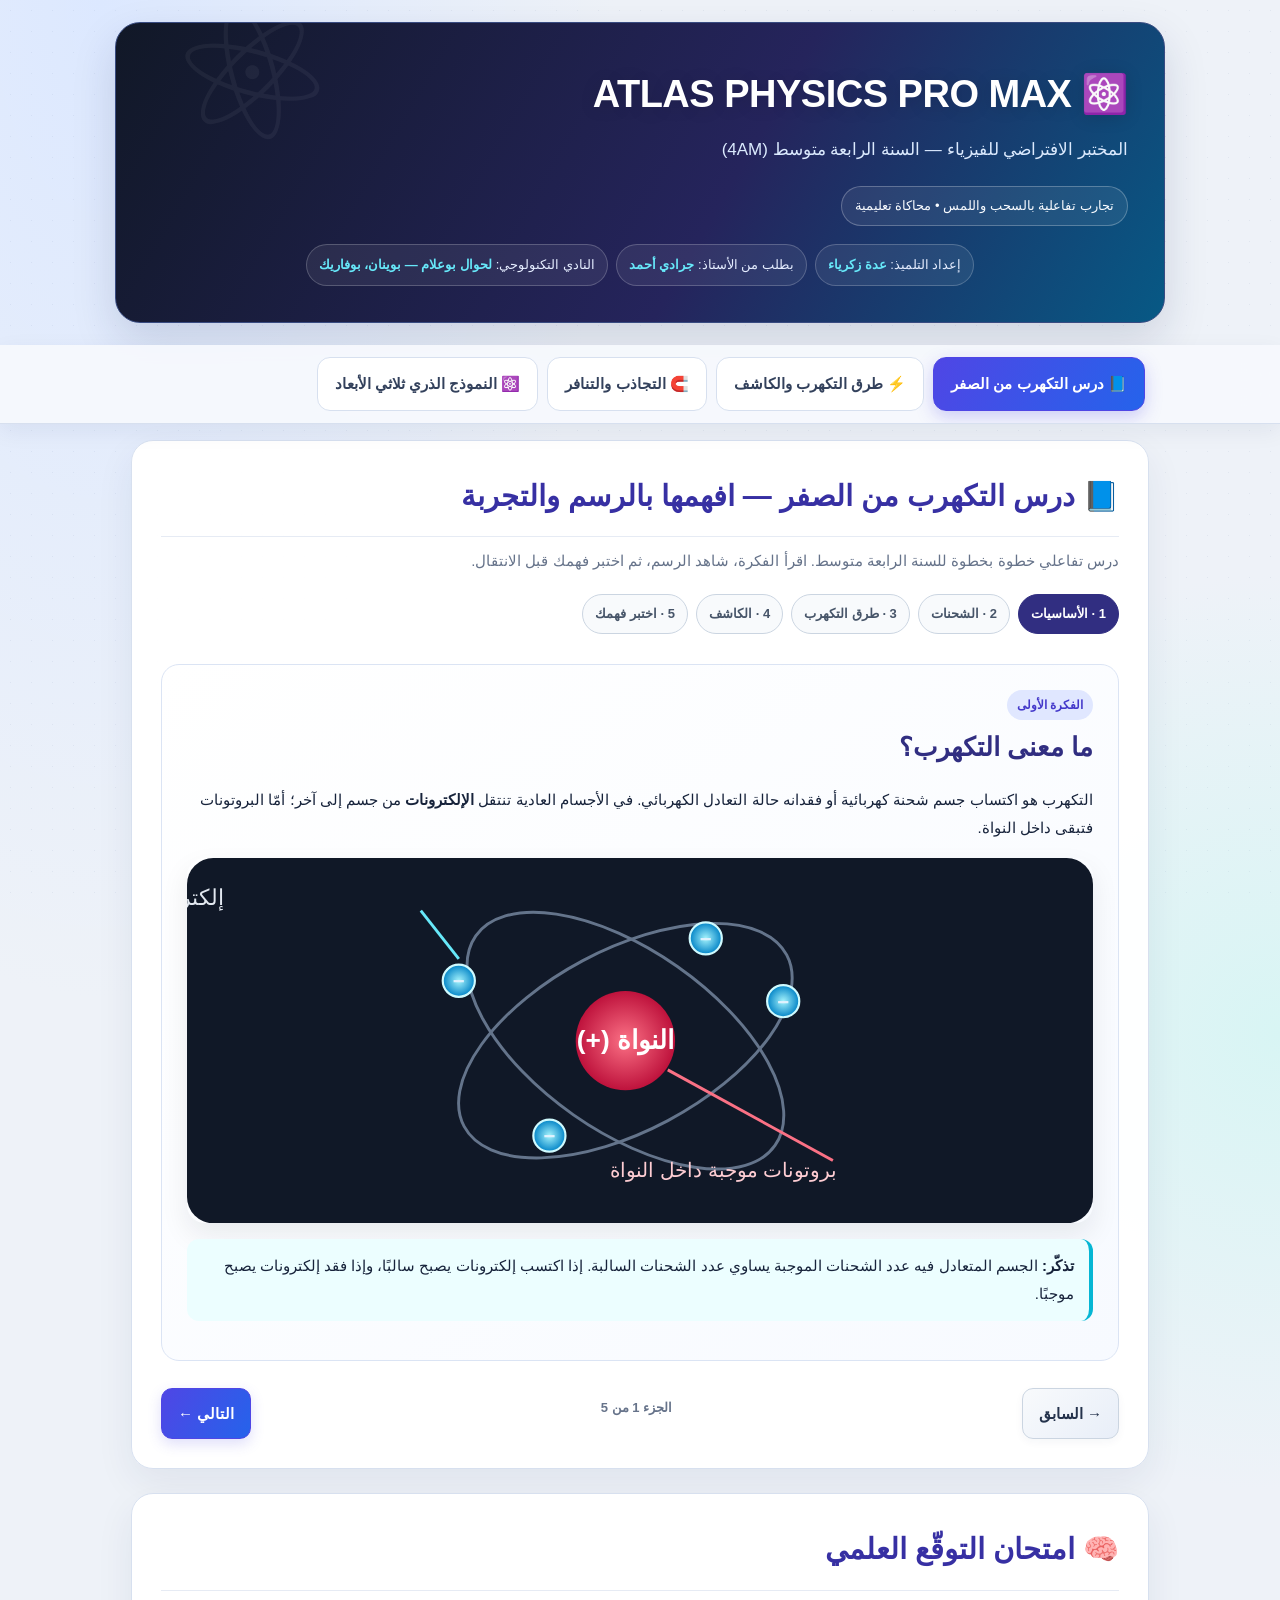
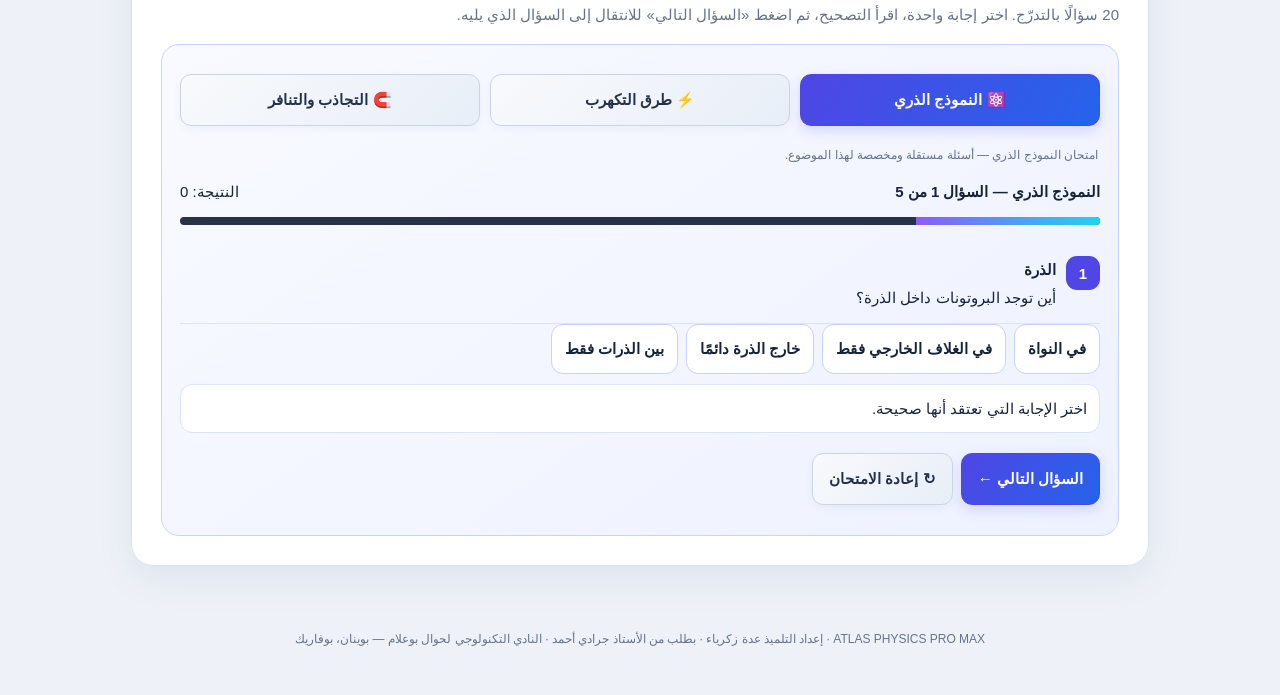
<file: index.html>
<!doctype html>
<html lang="ar" dir="rtl">
<head>
<meta charset="utf-8"><meta name="viewport" content="width=device-width,initial-scale=1,maximum-scale=1,user-scalable=no">
<meta name="theme-color" content="#111827"><title>ATLAS PHYSICS PRO MAX — مختبر الفيزياء</title>
<style>
 :root{color-scheme:light;--bg:#eef2f8;--panel:#ffffff;--panel2:#f5f8ff;--line:#d7e0ef;--txt:#17233b;--muted:#66738a;--blue:#4f46e5;--cyan:#06b6d4;--gold:#f59e0b;--pink:#f43f5e;--green:#10b981;--shadow:0 14px 38px #17255412}
*{box-sizing:border-box}html{scroll-behavior:smooth;scroll-padding-top:90px}
body{margin:0;background:radial-gradient(ellipse at 8% 0%,#dce8ff 0,transparent 32rem),radial-gradient(ellipse at 100% 45%,#d8f5f4 0,transparent 29rem),var(--bg);color:var(--txt);font:15px/1.85 Tahoma,Arial,sans-serif;min-height:100vh}
body:before{content:"";position:fixed;inset:0;pointer-events:none;z-index:-1;background-image:radial-gradient(#6076a018 .7px,transparent .7px);background-size:21px 21px}
button,select{font:inherit}button{cursor:pointer;color:inherit;transition:transform .18s ease,filter .18s ease,background .18s ease}button:hover{filter:brightness(1.04)}button:active{transform:scale(.985)}button:focus-visible,select:focus-visible{outline:3px solid var(--cyan);outline-offset:3px}
header{position:relative;isolation:isolate;overflow:hidden;margin:22px auto;padding:clamp(22px,4vw,36px);width:min(1050px,calc(100% - 28px));background:linear-gradient(120deg,#111827,#25245c 58%,#075985);border:1px solid #384b81;border-radius:25px;box-shadow:0 18px 44px #17255425;color:#f8fbff}
header:after{content:"⚛";position:absolute;z-index:-1;left:5%;top:-43px;font-size:190px;line-height:1;color:#ffffff0d;transform:rotate(-15deg)}
h1{font-size:clamp(25px,4.8vw,38px);letter-spacing:-.5px;margin:0;color:#ffffff;text-shadow:0 2px 18px #0002}
header p{margin:5px 0;color:#dbeafe;font-size:clamp(14px,2vw,17px)}
.tag{display:inline-flex;align-items:center;gap:8px;margin-top:15px;padding:7px 13px;background:#ffffff12;border:1px solid #ffffff40;border-radius:999px;color:#f8fbff;font-size:13px}
.tabs{position:sticky;top:0;z-index:5;display:flex;gap:9px;overflow-x:auto;padding:12px max(14px,calc((100% - 1010px)/2));background:#f7f9fdeb;backdrop-filter:blur(16px);border-bottom:1px solid #d7e0ef;box-shadow:0 7px 22px #17255410;scrollbar-width:thin}
.tabs button{flex:0 0 auto;padding:12px 17px;background:#fff;border:1px solid #d7e0ef;border-radius:13px;color:#33415c;font-weight:bold;white-space:nowrap}
.tabs button.active{background:linear-gradient(120deg,#4f46e5,#2563eb);border-color:#4f46e5;color:white;box-shadow:0 6px 17px #4f46e540}
main{width:min(1050px,100%);padding:16px;margin:auto}
.panel{position:relative;background:rgba(255,255,255,.97);border:1px solid var(--line);border-radius:22px;padding:clamp(17px,3.3vw,29px);margin-bottom:24px;box-shadow:var(--shadow)}
.panel h2{display:flex;align-items:center;gap:10px;margin:0 0 18px;padding-bottom:13px;border-bottom:1px solid #e6ebf4;font-size:clamp(21px,4vw,29px);color:#3730a3}
.lab{display:none}.lab.active{display:block;animation:rise .25s ease-out}
@keyframes rise{from{opacity:.45;transform:translateY(6px)}to{opacity:1;transform:translateY(0)}}
.field{display:block;margin:15px 0}.field span{display:block;font-weight:bold;margin-bottom:7px;color:#33415c}
.field select{width:100%;padding:13px 14px;background:#fbfdff;color:#17233b;border:1px solid #cbd5e1;border-radius:12px;box-shadow:inset 0 1px #fff;min-height:49px}
.message{padding:14px 16px;margin-top:14px;border:1px solid #bfdbfe;border-radius:14px;background:linear-gradient(135deg,#eff6ff,#ecfeff);box-shadow:inset 4px 0 #06b6d4}
.muted{color:var(--muted)}
.btn{border:1px solid #cbd5e1;background:linear-gradient(135deg,#f8fafc,#e8eef8);color:#24324b;border-radius:11px;padding:11px 16px;font-weight:bold;margin-top:11px;box-shadow:0 3px 8px #1725540b}
.btn.primary{background:linear-gradient(120deg,#4f46e5,#2563eb);color:white;border-color:#4f46e5;box-shadow:0 5px 14px #4f46e52e}
.stage{position:relative;margin-top:20px;padding:7px;background:#0b1224;border:1px solid #26365e;border-radius:18px;overflow:hidden;box-shadow:inset 0 0 30px #0004,0 12px 24px #17255418}
.stage:before{content:"";position:absolute;inset:0;pointer-events:none;border-radius:inherit;box-shadow:inset 0 1px #ffffff16}
.stage svg{width:100%;height:auto;display:block;touch-action:none;user-select:none;border-radius:12px}
.drag{cursor:grab;touch-action:none}.drag:active{cursor:grabbing}
.split{display:grid;grid-template-columns:1fr 1fr;gap:14px;align-items:stretch}
.atomfacts{padding:17px;border:1px solid #c7d2fe;background:linear-gradient(145deg,#f5f7ff,#ecfeff);border-radius:15px}
.atomfacts h3{margin-top:0;color:#3730a3;font-size:19px}
.small{font-size:12px;color:#66738a;margin:12px 2px}
#chargeMsg,#forceMsg{font-weight:600}
#chargeStatus{font-weight:bold}
#atomToggle{margin-left:6px}
.wow-grid{display:grid;grid-template-columns:1.05fr .95fr;gap:16px}.wow-card{border:1px solid #c7d2fe;border-radius:18px;padding:18px;background:linear-gradient(145deg,#f8faff,#eef2ff)}.wow-card h3{margin:0 0 8px;color:#3730a3}.mission{display:flex;gap:10px;align-items:flex-start;padding:11px 0;border-bottom:1px solid #dbe4f4}.mission:last-child{border-bottom:0}.mission .num{display:grid;place-items:center;min-width:34px;height:34px;border-radius:11px;background:#4f46e5;color:white;font-weight:bold}.answer-row{display:flex;gap:8px;flex-wrap:wrap}.answer-row button{border:1px solid #c7d2fe;background:white;border-radius:12px;padding:10px 13px;font-weight:bold}.answer-row button:hover{background:#eef2ff}.feedback{min-height:48px;margin-top:10px;padding:10px 12px;border-radius:12px;background:#fff;border:1px solid #dbe4f4}.log-list{padding:0;list-style:none;margin:12px 0}.log-list li{padding:9px 0;border-bottom:1px dashed #cbd5e1;font-size:13px}.log-list li:last-child{border:0}.log-empty{padding:16px;border:1px dashed #cbd5e1;border-radius:12px;color:var(--muted);text-align:center}.wow-actions{display:flex;gap:8px;flex-wrap:wrap}.wow-actions .btn{margin-top:4px}@media(max-width:700px){.wow-grid{grid-template-columns:1fr}}
.charge-lab-wrap{margin-top:16px;border:1px solid #c7d2fe;border-radius:20px;padding:10px;background:linear-gradient(145deg,#f8fafc,#eef2ff);box-shadow:0 12px 30px #17255412}.charge-lab-top{display:flex;align-items:center;gap:9px;padding:7px 8px 12px;color:#312e81;font-weight:bold;font-size:13px}.charge-lab-top span:last-child{margin-right:auto;padding:4px 10px;border-radius:999px;background:#e0e7ff;color:#4338ca}.live-dot{width:8px;height:8px;border-radius:50%;background:#10b981;box-shadow:0 0 0 4px #10b98120;animation:livePulse 1.8s infinite}@keyframes livePulse{50%{box-shadow:0 0 0 7px #10b98108}}.charge-stage{margin-top:0;background:#101827;border-color:#344568;box-shadow:inset 0 0 35px #02061780,0 12px 24px #17255420}.charge-stage svg{max-height:min(62vh,460px)}.charge-legend{display:flex;gap:12px 18px;flex-wrap:wrap;padding:10px 6px 3px;font-size:12px;color:#475569}.charge-legend span{display:inline-flex;align-items:center;gap:6px}.legend-dot{display:inline-block;width:9px;height:9px;border-radius:50%}.legend-dot.negative{background:#38bdf8;box-shadow:0 0 8px #38bdf8}.legend-dot.positive{background:#fb7185;box-shadow:0 0 8px #fb7185}.charge-stage .drag{cursor:grab;touch-action:none}.charge-stage .drag:active{cursor:grabbing}@media(max-width:520px){.charge-stage{padding:3px}.charge-stage svg{max-height:none}.charge-legend{font-size:11px;gap:8px 12px}}

.lesson-intro{color:var(--muted);margin-top:-8px}.lesson-road{display:flex;gap:8px;overflow-x:auto;padding:4px 0 15px;margin-bottom:15px}.road-step{flex:0 0 auto;border:1px solid #cbd5e1;border-radius:999px;padding:7px 12px;background:#f8fafc;color:#475569;font-size:13px;font-weight:bold}.road-step.active{background:#312e81;color:#fff;border-color:#312e81}.lesson-page{display:none}.lesson-page.active{display:block;animation:rise .22s ease}.lesson-card{border:1px solid #dbe4f4;background:linear-gradient(145deg,#fff,#f7faff);border-radius:18px;padding:clamp(15px,3vw,25px)}.lesson-card h3{font-size:clamp(20px,3.5vw,26px);margin:3px 0 8px;color:#312e81}.lesson-kicker{display:inline-block;border-radius:999px;padding:4px 10px;background:#e0e7ff;color:#4338ca;font-weight:bold;font-size:12px}.lesson-diagram{margin:16px 0;border-radius:18px;overflow:hidden;box-shadow:0 12px 28px #0f172a14}.lesson-diagram svg,.lesson-method svg{width:100%;height:auto;display:block}.lesson-note{padding:13px 15px;border-right:4px solid #06b6d4;background:#ecfeff;border-radius:12px;margin:14px 0}.lesson-grid{display:grid;grid-template-columns:repeat(3,minmax(0,1fr));gap:10px}.lesson-grid>div{padding:13px;border:1px solid #dbe4f4;background:#fff;border-radius:12px}.lesson-grid p{margin:4px 0 0;color:var(--muted);font-size:13px}.lesson-method{display:flex;gap:13px;align-items:flex-start;margin:15px 0;padding:14px;border:1px solid #dbe4f4;border-radius:15px;background:#fff}.method-number{display:grid;place-items:center;flex:0 0 34px;height:34px;border-radius:11px;background:#4f46e5;color:white;font-weight:bold}.lesson-method h4{margin:0 0 5px;color:#312e81;font-size:17px}.lesson-method p{margin:0 0 10px}.lesson-controls{display:flex;align-items:center;justify-content:space-between;gap:10px;margin-top:16px}.lesson-controls span{font-size:13px;font-weight:bold;color:var(--muted)}.mini-quiz{margin-top:15px;padding:16px;border:1px solid #c7d2fe;background:#f8faff;border-radius:15px}.mini-quiz .answer-row{margin-top:12px}.mini-quiz .answer-row button:disabled{cursor:default}.lesson-score{margin-top:10px;font-weight:bold;color:#3730a3}@media(max-width:600px){.lesson-grid{grid-template-columns:1fr}.lesson-method{padding:10px;gap:9px}.lesson-card{padding:13px}.lesson-controls .btn{padding:9px 12px}}

footer{max-width:1000px;margin:0 auto;text-align:center;color:#66738a;padding:22px 10px 45px;font-size:12px}
.credits{display:flex;flex-wrap:wrap;justify-content:center;gap:8px;margin-top:18px}.credits span{display:inline-block;padding:8px 12px;border:1px solid #ffffff35;border-radius:999px;background:#ffffff12;color:#e5edff;font-size:13px}.credits b{color:#67e8f9}
::selection{background:#4f46e5;color:white}
@media(prefers-reduced-motion:reduce){*,*:before,*:after{scroll-behavior:auto!important;animation:none!important;transition:none!important}}
</style>
</head>
<body>
<header><h1>⚛️ ATLAS PHYSICS PRO MAX</h1><p>المختبر الافتراضي للفيزياء — السنة الرابعة متوسط (4AM)</p><div class="tag">تجارب تفاعلية بالسحب واللمس • محاكاة تعليمية</div><div class="credits"><span>إعداد التلميذ: <b>عدة زكرياء</b></span><span>بطلب من الأستاذ: <b>جرادي أحمد</b></span><span>النادي التكنولوجي: <b>لحوال بوعلام — بوينان، بوفاريك</b></span></div></header>
<nav class="tabs">
<button class="active" data-show="lesson">📘 درس التكهرب من الصفر</button><button data-show="charge">⚡ طرق التكهرب والكاشف</button><button data-show="forces">🧲 التجاذب والتنافر</button><button data-show="atom">⚛️ النموذج الذري ثلاثي الأبعاد</button>
</nav>
<main>
<section class="panel lab active" id="lesson">
<h2>📘 درس التكهرب من الصفر — افهمها بالرسم والتجربة</h2>
<p class="lesson-intro">درس تفاعلي خطوة بخطوة للسنة الرابعة متوسط. اقرأ الفكرة، شاهد الرسم، ثم اختبر فهمك قبل الانتقال.</p>
<div class="lesson-road"><span class="road-step active" data-step="0">1 · الأساسيات</span><span class="road-step" data-step="1">2 · الشحنات</span><span class="road-step" data-step="2">3 · طرق التكهرب</span><span class="road-step" data-step="3">4 · الكاشف</span><span class="road-step" data-step="4">5 · اختبر فهمك</span></div>
<div class="lesson-page active" data-page="0"><div class="lesson-card"><span class="lesson-kicker">الفكرة الأولى</span><h3>ما معنى التكهرب؟</h3><p>التكهرب هو اكتساب جسم شحنة كهربائية أو فقدانه حالة التعادل الكهربائي. في الأجسام العادية تنتقل <b>الإلكترونات</b> من جسم إلى آخر؛ أمّا البروتونات فتبقى داخل النواة.</p><div class="lesson-diagram"><svg viewBox="0 0 620 250" role="img" aria-label="ذرة تتكون من نواة موجبة وإلكترونات سالبة"><defs><radialGradient id="lessonNuc"><stop stop-color="#fb7185"/><stop offset="1" stop-color="#be123c"/></radialGradient><radialGradient id="lessonEle"><stop stop-color="#a5f3fc"/><stop offset="1" stop-color="#0284c7"/></radialGradient></defs><rect width="620" height="250" rx="18" fill="#101827"/><ellipse cx="300" cy="125" rx="125" ry="62" fill="none" stroke="#64748b" stroke-width="2" transform="rotate(-28 300 125)"/><ellipse cx="300" cy="125" rx="125" ry="62" fill="none" stroke="#64748b" stroke-width="2" transform="rotate(35 300 125)"/><circle cx="300" cy="125" r="34" fill="url(#lessonNuc)"/><text x="300" y="131" fill="white" text-anchor="middle" font-size="18" font-weight="bold">النواة (+)</text><g fill="url(#lessonEle)" stroke="#cffafe" stroke-width="1.5"><circle cx="186" cy="84" r="11"/><circle cx="408" cy="98" r="11"/><circle cx="248" cy="190" r="11"/><circle cx="355" cy="55" r="11"/></g><g fill="#e0f2fe" font-size="14" font-weight="bold" text-anchor="middle"><text x="186" y="89">−</text><text x="408" y="103">−</text><text x="248" y="195">−</text><text x="355" y="60">−</text></g><text x="25" y="32" fill="#e2e8f0" font-size="15">إلكترونات سالبة</text><path d="M160 36L186 69" stroke="#67e8f9" stroke-width="2"/><text x="445" y="218" fill="#fecdd3" font-size="14">بروتونات موجبة داخل النواة</text><path d="M442 207L329 145" stroke="#fb7185" stroke-width="2"/></svg></div><div class="lesson-note"><b>تذكّر:</b> الجسم المتعادل فيه عدد الشحنات الموجبة يساوي عدد الشحنات السالبة. إذا اكتسب إلكترونات يصبح سالبًا، وإذا فقد إلكترونات يصبح موجبًا.</div></div></div>
<div class="lesson-page" data-page="1"><div class="lesson-card"><span class="lesson-kicker">الفكرة الثانية</span><h3>الشحنات الكهربائية وقانونها</h3><p>لدينا نوعان من الشحنات: موجبة (+) وسالبة (−). <b>الشحنات المتماثلة تتنافر، والشحنات المختلفة تتجاذب.</b></p><div class="lesson-diagram"><svg viewBox="0 0 620 230" role="img" aria-label="رسم يوضح التجاذب والتنافر"><rect width="620" height="230" rx="18" fill="#101827"/><g font-size="27" font-weight="bold" text-anchor="middle"><circle cx="115" cy="83" r="38" fill="#0e7490" stroke="#67e8f9" stroke-width="3"/><text x="115" y="93" fill="white">−</text><circle cx="260" cy="83" r="38" fill="#0e7490" stroke="#67e8f9" stroke-width="3"/><text x="260" y="93" fill="white">−</text><circle cx="395" cy="83" r="38" fill="#9f1239" stroke="#fda4af" stroke-width="3"/><text x="395" y="93" fill="white">+</text><circle cx="530" cy="83" r="38" fill="#0e7490" stroke="#67e8f9" stroke-width="3"/><text x="530" y="93" fill="white">−</text></g><path d="M157 83H185 M179 76L185 83L179 90 M218 83H190 M196 76L190 83L196 90" stroke="#fbbf24" stroke-width="3" fill="none"/><path d="M438 83H480 M472 76L480 83L472 90" stroke="#34d399" stroke-width="3" fill="none"/><text x="188" y="155" fill="#fde68a" font-size="16" text-anchor="middle">تنافر (− مع −)</text><text x="462" y="155" fill="#6ee7b7" font-size="16" text-anchor="middle">تجاذب (+ مع −)</text><text x="310" y="204" fill="#cbd5e1" font-size="13" text-anchor="middle">القوة الكهربائية قد تؤثر عن بُعد دون تلامس</text></svg></div><div class="lesson-grid"><div><b>الجسم السالب</b><p>اكتسب إلكترونات إضافية.</p></div><div><b>الجسم الموجب</b><p>فقد بعض الإلكترونات.</p></div><div><b>الجسم المتعادل</b><p>الشحنات الموجبة والسالبة متوازنة.</p></div></div></div></div>
<div class="lesson-page" data-page="2"><div class="lesson-card"><span class="lesson-kicker">الفكرة الثالثة</span><h3>طرق التكهرب الثلاث</h3><div class="lesson-method"><div class="method-number">1</div><div><h4>التكهرب بالدلك</h4><p>عند دلك مادتين مختلفتين، قد تنتقل إلكترونات من إحداهما إلى الأخرى، فيصبح جسم سالبًا والآخر موجبًا.</p><svg viewBox="0 0 560 150" role="img" aria-label="دلك قضيب بالصوف وانتقال الإلكترونات"><rect width="560" height="150" rx="14" fill="#101827"/><rect x="55" y="47" width="185" height="33" rx="8" fill="#0e7490" stroke="#67e8f9" stroke-width="2"/><text x="147" y="68" fill="white" text-anchor="middle" font-size="14">قضيب إيبونيت</text><path d="M250 62H320 M310 53L320 62L310 71" fill="none" stroke="#fbbf24" stroke-width="3"/><g fill="#67e8f9"><circle cx="270" cy="43" r="6"/><circle cx="289" cy="81" r="6"/><circle cx="305" cy="43" r="6"/></g><path d="M350 35L475 35L495 91L370 91Z" fill="#7c3aed" stroke="#c4b5fd" stroke-width="2"/><text x="422" y="65" fill="white" text-anchor="middle" font-size="14">الصوف</text><text x="147" y="113" fill="#a5f3fc" text-anchor="middle" font-size="13">يكتسب إلكترونات (−)</text><text x="422" y="113" fill="#fecdd3" text-anchor="middle" font-size="13">يفقد إلكترونات (+) في هذا المثال</text></svg></div></div><div class="lesson-method"><div class="method-number">2</div><div><h4>التكهرب باللمس</h4><p>يلامس جسم مشحون جسمًا ناقلًا؛ فتنتقل الشحنات بينهما. قد يصبح الجسم الثاني مشحونًا من النوع نفسه في المثال المدرسي المعتاد.</p><svg viewBox="0 0 560 135" role="img" aria-label="قضيب مشحون يلامس كرة ناقلة"><rect width="560" height="135" rx="14" fill="#101827"/><rect x="65" y="48" width="170" height="32" rx="7" fill="#0e7490" stroke="#67e8f9" stroke-width="2"/><text x="150" y="69" fill="white" font-size="14" text-anchor="middle">قضيب سالب</text><path d="M240 64H300 M291 55L300 64L291 73" fill="none" stroke="#fbbf24" stroke-width="3"/><circle cx="360" cy="64" r="34" fill="#94a3b8" stroke="#e2e8f0" stroke-width="3"/><text x="360" y="71" fill="#111827" text-anchor="middle" font-size="21">− −</text><text x="280" y="117" fill="#cbd5e1" text-anchor="middle" font-size="13">يحدث انتقال للشحنة عند التلامس</text></svg></div></div><div class="lesson-method"><div class="method-number">3</div><div><h4>التكهرب بالتأثير (دون لمس)</h4><p>نقرّب جسمًا مشحونًا من ناقل متعادل دون ملامسته، فتُعادُّ توزّع الشحنات داخله. قد يحدث فصل للشحنات مع بقاء الجسم ككل متعادلًا ما لم تتوفر شروط أخرى.</p><svg viewBox="0 0 560 140" role="img" aria-label="قضيب سالب يسبب فصل الشحنات في كرة ناقلة"><rect width="560" height="140" rx="14" fill="#101827"/><rect x="42" y="51" width="155" height="32" rx="7" fill="#0e7490" stroke="#67e8f9" stroke-width="2"/><text x="119" y="72" fill="white" text-anchor="middle" font-size="14">قضيب سالب (−)</text><path d="M207 67H252" stroke="#fbbf24" stroke-width="2" stroke-dasharray="4 5"/><circle cx="337" cy="67" r="49" fill="#334155" stroke="#cbd5e1" stroke-width="2"/><g font-size="19" font-weight="bold" text-anchor="middle"><text x="302" y="73" fill="#fda4af">+</text><text x="319" y="48" fill="#fda4af">+</text><text x="322" y="90" fill="#fda4af">+</text><text x="365" y="73" fill="#67e8f9">−</text><text x="382" y="48" fill="#67e8f9">−</text><text x="379" y="92" fill="#67e8f9">−</text></g><text x="460" y="36" fill="#cbd5e1" text-anchor="middle" font-size="12">دون لمس</text><text x="337" y="132" fill="#cbd5e1" text-anchor="middle" font-size="12">إعادة توزيع الشحنات</text></svg></div></div><div class="lesson-note"><b>فرق مهم في الامتحان:</b> الدلك يتضمن احتكاكًا وانتقال إلكترونات بين مادتين؛ اللمس يتطلب تلامسًا؛ التأثير يحدث دون تلامس مباشر.</div></div></div>
<div class="lesson-page" data-page="3"><div class="lesson-card"><span class="lesson-kicker">الفكرة الرابعة</span><h3>كيف يعمل الكاشف الكهربائي؟</h3><p>يتكوّن الكاشف المدرسي من قرص معدني وساق ناقلة وورقتين رقيقتين. عندما تصل شحنات متماثلة إلى الورقتين تتنافران، فتتباعدان. وعند تقريب قضيب مشحون دون لمس، قد تنفرج الورقتان بسبب إعادة توزيع الشحنات بالتأثير.</p><div class="lesson-diagram"><svg viewBox="0 0 620 300" role="img" aria-label="رسم للكاشف الكهربائي وأجزائه"><rect width="620" height="300" rx="18" fill="#101827"/><path d="M240 249H380L400 266H220Z" fill="#64748b"/><rect x="292" y="105" width="36" height="145" rx="6" fill="#cbd5e1" stroke="#f8fafc" stroke-width="2"/><ellipse cx="310" cy="100" rx="100" ry="28" fill="#94a3b8" stroke="#e2e8f0" stroke-width="3"/><ellipse cx="310" cy="95" rx="72" ry="15" fill="#e2e8f0"/><path d="M310 245L270 190 M310 245L350 190" stroke="#fbbf24" stroke-width="9" stroke-linecap="round"/><path d="M310 245L280 204 M310 245L340 204" stroke="#fff7ad" stroke-width="2"/><g fill="#e2e8f0" font-size="15"><text x="420" y="76">القرص المعدني</text><path d="M410 81L382 95" stroke="#e2e8f0" stroke-width="1.5"/><text x="420" y="152">الساق الناقلة</text><path d="M410 155L328 155" stroke="#e2e8f0" stroke-width="1.5"/><text x="50" y="205">الورقتان</text><path d="M130 201L265 200" stroke="#e2e8f0" stroke-width="1.5"/><text x="310" y="285" fill="#cbd5e1" text-anchor="middle" font-size="13">انفراج الورقتين يدل على وجود تأثير كهربائي</text></g></svg></div><div class="lesson-note"><b>ملاحظة:</b> انفراج الورقتين دليل على وجود تأثير كهربائي، لكنه لا يحدد وحده نوع الشحنة دون تجربة مقارنة مناسبة.</div><button class="btn primary" type="button" id="lessonTryLab">🧪 انتقل إلى المختبر وجرّب بنفسك</button></div></div>
<div class="lesson-page" data-page="4"><div class="lesson-card"><span class="lesson-kicker">تأكد من الفهم</span><h3>اختبار سريع بعد الدرس</h3><p>اختر الإجابة الصحيحة. ستظهر لك ملاحظة توضيحية بعد الاختيار.</p><div class="mini-quiz" id="lessonQuiz"><b id="lessonQuizQ">1. ما الجسيم الذي ينتقل عادةً عند التكهرب بالدلك؟</b><div class="answer-row" id="lessonQuizAnswers"><button data-c="1">الإلكترونات</button><button data-c="0">البروتونات</button><button data-c="0">النواة كاملة</button></div><div class="feedback" id="lessonQuizFeedback" aria-live="polite">اختر إجابة للمتابعة.</div><div class="wow-actions"><button class="btn primary" id="lessonQuizNext" disabled>السؤال التالي</button><button class="btn" id="lessonQuizRestart">إعادة الاختبار</button></div><div class="lesson-score" id="lessonQuizScore"></div></div></div></div>
<div class="lesson-controls"><button class="btn" id="lessonPrev" disabled>→ السابق</button><span id="lessonCount">الجزء 1 من 5</span><button class="btn primary" id="lessonNext">التالي ←</button></div>
</section>

<section class="panel lab" id="charge">
<h2>⚡ طرق التكهرب والكاشف الكهربائي</h2>
<label class="field"><span>نوع القضيب</span><select id="rodType"><option value="-">إيبونيت — سالب (−)</option><option value="+">زجاج — موجب (+)</option><option value="0">قضيب متعادل</option></select></label>
<label class="field"><span>طريقة التكهرب</span><select id="method"><option value="rub">1. التكهرب بالدلك</option><option value="touch">2. التكهرب باللمس</option><option value="induce">3. التكهرب بالتأثير</option></select></label>
<div class="message" id="chargeMsg" aria-live="polite">اسحب القضيب بإصبعك نحو الكاشف. اختر طريقة التكهرب أولًا.</div>
<div class="message muted" id="chargeHint">الدلك: اسحب القضيب فوق قطعة الصوف عدة مرات، ثم قرّبه من الكاشف.</div>
<button class="btn" id="resetCharge">↻ إعادة التجربة وتفريغ الكاشف</button>
<div class="charge-lab-wrap"><div class="charge-lab-top"><span>المختبر ثلاثي الأبعاد</span><span class="live-dot"></span><span id="chargeModeBadge">وضع الدلك</span></div><div class="stage charge-stage"><svg id="chargeSvg" viewBox="0 0 600 390" aria-label="محاكاة ثلاثية الأبعاد لطرق التكهرب والكاشف الكهربائي" role="img">
<defs><linearGradient id="chargeBg" x1="0" y1="0" x2="1" y2="1"><stop offset="0" stop-color="#101a32"/><stop offset=".55" stop-color="#182a45"/><stop offset="1" stop-color="#101827"/></linearGradient><linearGradient id="rodEbonite3d" x1="0" y1="0" x2="1" y2="1"><stop offset="0" stop-color="#67e8f9"/><stop offset=".25" stop-color="#155e75"/><stop offset=".65" stop-color="#164e63"/><stop offset="1" stop-color="#082f49"/></linearGradient><linearGradient id="rodGlass3d" x1="0" y1="0" x2="1" y2="1"><stop offset="0" stop-color="#fda4af"/><stop offset=".35" stop-color="#be123c"/><stop offset="1" stop-color="#4c0519"/></linearGradient><linearGradient id="rodBody3d" x1="0" y1="0" x2="0" y2="1"><stop offset="0" stop-color="#f8fafc"/><stop offset=".5" stop-color="#64748b"/><stop offset="1" stop-color="#0f172a"/></linearGradient><linearGradient id="metal3d" x1="0" y1="0" x2="1" y2="1"><stop offset="0" stop-color="#f8fafc"/><stop offset=".25" stop-color="#94a3b8"/><stop offset=".5" stop-color="#e2e8f0"/><stop offset=".75" stop-color="#64748b"/><stop offset="1" stop-color="#cbd5e1"/></linearGradient><linearGradient id="cloth3d" x1="0" y1="0" x2="1" y2="1"><stop offset="0" stop-color="#a78bfa"/><stop offset=".5" stop-color="#6d28d9"/><stop offset="1" stop-color="#312e81"/></linearGradient><radialGradient id="chargeGlow"><stop offset="0" stop-color="#67e8f9" stop-opacity=".32"/><stop offset="1" stop-color="#67e8f9" stop-opacity="0"/></radialGradient><filter id="chargeShadow" x="-40%" y="-60%" width="180%" height="220%"><feGaussianBlur in="SourceAlpha" stdDeviation="5"/><feOffset dy="7"/><feComponentTransfer><feFuncA type="linear" slope=".45"/></feComponentTransfer><feMerge><feMergeNode/><feMergeNode in="SourceGraphic"/></feMerge></filter><pattern id="chargeGrid" width="30" height="30" patternUnits="userSpaceOnUse"><path d="M30 0H0V30" fill="none" stroke="#93c5fd" stroke-opacity=".08" stroke-width="1"/></pattern></defs>
<rect width="600" height="390" rx="12" fill="url(#chargeBg)"/><rect width="600" height="390" rx="12" fill="url(#chargeGrid)"/><ellipse cx="420" cy="272" rx="120" ry="72" fill="url(#chargeGlow)"/><text x="300" y="27" text-anchor="middle" fill="#dbeafe" font-size="12">اسحب القضيب بإصبعك وجرّب طريقة التكهرب المختارة</text>
<g id="clothPad" filter="url(#chargeShadow)"><path d="M28 206 L202 206 L222 222 L48 222Z" fill="#1e1b4b"/><path d="M28 177 L202 177 L222 222 L48 222Z" fill="url(#cloth3d)" stroke="#a78bfa" stroke-width="1.4"/><path d="M28 177 L48 222 M54 177 L74 222 M80 177 L100 222 M106 177 L126 222 M132 177 L152 222 M158 177 L178 222 M184 177 L204 222" stroke="#ddd6fe" stroke-opacity=".25" stroke-width="2"/><text x="124" y="199" fill="#fff" font-size="12" text-anchor="middle">قطعة الصوف / الحرير</text></g>
<g id="rod" class="drag" transform="translate(42 95)" filter="url(#chargeShadow)"><path d="M6 8 L139 0 L151 10 L18 20Z" fill="#cbd5e1" opacity=".75"/><rect width="145" height="48" x="0" y="8" rx="8" fill="url(#rodEbonite3d)" stroke="#67e8f9" stroke-width="1.5"/><path d="M8 14 H137" stroke="#fff" stroke-opacity=".4" stroke-width="2"/><path d="M145 16 L151 10 L151 51 L145 56Z" fill="#0f172a"/><text id="rodText" x="72" y="37" text-anchor="middle" fill="#f8fafc" font-size="13" font-weight="bold">إيبونيت (−)</text><g id="rodMarks"></g><circle cx="72" cy="32" r="54" fill="none" stroke="#67e8f9" stroke-opacity=".12" stroke-width="1"/></g>
<g filter="url(#chargeShadow)"><path d="M364 333 L476 333 L502 350 L338 350Z" fill="#0f172a"/><path d="M382 313 L458 313 L476 333 L364 333Z" fill="url(#metal3d)" stroke="#e2e8f0"/><path d="M407 167 L433 167 L433 315 L407 315Z" fill="url(#metal3d)" stroke="#e2e8f0"/><path d="M411 176 L416 176 L416 304 L411 304Z" fill="#fff" opacity=".65"/><path d="M350 211 Q420 181 490 211 L478 306 Q420 333 362 306Z" fill="#67e8f9" fill-opacity=".045" stroke="#93c5fd" stroke-opacity=".38" stroke-width="2"/><ellipse cx="420" cy="211" rx="70" ry="23" fill="#cbd5e1" fill-opacity=".08" stroke="#93c5fd" stroke-opacity=".55" stroke-width="2"/><ellipse cx="420" cy="211" rx="57" ry="15" fill="url(#metal3d)" stroke="#f8fafc" stroke-width="1.5"/><ellipse cx="420" cy="207" rx="40" ry="8" fill="#fff" opacity=".55"/></g>
<circle cx="420" cy="211" r="4" fill="#f8fafc"/><path id="leafL" d="M420 215L416 278" stroke="#fbbf24" stroke-width="7" stroke-linecap="round"/><path id="leafR" d="M420 215L424 278" stroke="#fbbf24" stroke-width="7" stroke-linecap="round"/><path d="M420 215 L420 278" stroke="#fde68a" stroke-width="2" opacity=".7"/><text x="420" y="372" text-anchor="middle" fill="#dbeafe" font-size="13" font-weight="bold">الكاشف الكهربائي</text><text x="420" y="147" text-anchor="middle" fill="#cbd5e1" font-size="12">القرص المعدني</text><text id="chargeStatus" x="300" y="55" text-anchor="middle" fill="#6ee7b7" font-size="13" font-weight="bold">اسحب القضيب</text><g id="chargeParticles"></g>
</svg></div><div class="charge-legend"><span><i class="legend-dot negative"></i> إلكترونات (−)</span><span><i class="legend-dot positive"></i> شحنة موجبة (+)</span><span>✦ حرّك القضيب لتلاحظ التأثير</span></div></div><p class="small">ملاحظة علمية: النموذج يشرح المبدأ المدرسي بصورة مبسطة، ولا يقيس شحنة حقيقية.</p>
</section>
<section class="panel lab" id="forces">
<h2>🧲 التجاذب والتنافر بين الشحنات</h2>
<div class="split">
<label class="field"><span>شحنة القضيب الأول</span><select id="qa"><option value="-">سالب (−)</option><option value="+">موجب (+)</option></select></label>
<label class="field"><span>شحنة القضيب الثاني</span><select id="qb"><option value="-">سالب (−)</option><option value="+">موجب (+)</option></select></label>
</div>
<div class="message" id="forceMsg" aria-live="polite">اسحب القضيبين حتى يتفاعلا. الشحنات المتماثلة تتنافر والمختلفة تتجاذب.</div>
<button class="btn" id="resetForce">↻ إعادة الوضع الابتدائي</button>
<div class="stage"><svg id="forceSvg" viewBox="0 0 600 350" aria-label="قضيبان مشحونان يتحركان بقوى كهربائية">
<rect width="600" height="350" fill="#0b1224"/>
<g id="bodyA" class="drag" transform="translate(50 155)"><rect width="140" height="46" fill="#17264a" stroke="#67e8f9" stroke-width="2"/><text id="textA" x="70" y="29" text-anchor="middle" fill="#f8fbff" font-size="15">قضيب سالب (−)</text><g id="marksA"></g></g>
<g id="bodyB" class="drag" transform="translate(410 155)"><rect width="140" height="46" fill="#17264a" stroke="#67e8f9" stroke-width="2"/><text id="textB" x="70" y="29" text-anchor="middle" fill="#f8fbff" font-size="15">قضيب سالب (−)</text><g id="marksB"></g></g>
<g id="forceFx"></g><text x="300" y="38" text-anchor="middle" fill="#c7d2fe" font-size="13">حرّك القضيبين بلمسة إصبعك</text>
</svg></div><p class="small">بعد التقريب، حرّر القضيب لتشاهد استجابة الحركة. يمكنك سحب القضبان يدويًا في أي وقت.</p>
</section>
<section class="panel lab" id="atom">
<h2>⚛️ النموذج الكوكبي للذرة — 3D</h2>
<label class="field"><span>اختر الذرة</span><select id="atomSelect"><option value="H">الهيدروجين H — Z=1</option><option value="C">الكربون C — Z=6</option><option value="O" selected>الأكسجين O — Z=8</option><option value="Na">الصوديوم Na — Z=11</option><option value="Cl">الكلور Cl — Z=17</option><option value="Ca">الكالسيوم Ca — Z=20</option></select></label>
<div class="split"><div class="atomfacts" id="atomFacts"></div><div><div class="message">يمكنك تدوير النموذج بسحب إصبعك فوقه. شغّل أو أوقف حركة الإلكترونات.</div><button class="btn primary" id="atomToggle">⏸ إيقاف الحركة</button><button class="btn" id="atomReset">↻ إعادة زاوية العرض</button></div></div>
<div class="stage"><svg id="atomSvg" viewBox="0 0 600 420" aria-label="نموذج ذرة ثلاثي الأبعاد متحرك"><defs><radialGradient id="nucleusGrad"><stop offset="0" stop-color="#ffaaa5"/><stop offset="1" stop-color="#dc2626"/></radialGradient><radialGradient id="electronGrad"><stop offset="0" stop-color="#d9f6ff"/><stop offset="1" stop-color="#0ea5e9"/></radialGradient><filter id="glow"><feGaussianBlur stdDeviation="3" result="blur"/><feMerge><feMergeNode in="blur"/><feMergeNode in="SourceGraphic"/></feMerge></filter></defs><rect width="600" height="420" fill="#0b1224"/><g id="atomScene"></g></svg></div><p class="small">هذا نموذج ثلاثي الأبعاد بصري مبسط لطبقات الإلكترونات، وليس وصفًا كموميًا حرفيًا لمسارات الإلكترونات.</p>
</section>
<section class="panel" id="scientistLab">
<h2>🧠 امتحان التوقّع العلمي</h2>
<p class="muted" style="margin-top:-8px">20 سؤالًا بالتدرّج. اختر إجابة واحدة، اقرأ التصحيح، ثم اضغط «السؤال التالي» للانتقال إلى السؤال الذي يليه.</p>
<div class="wow-card" id="examCard">
<div class="exam-categories" id="examCategories" style="display:grid;grid-template-columns:repeat(auto-fit,minmax(150px,1fr));gap:10px;margin-bottom:18px">
<button type="button" class="btn primary" data-exam-category="atom">⚛️ النموذج الذري</button>
<button type="button" class="btn" data-exam-category="charging">⚡ طرق التكهرب</button>
<button type="button" class="btn" data-exam-category="forces">🧲 التجاذب والتنافر</button>
</div>
<p class="small" id="examCategoryHint">اختر موضوع الامتحان، وستظهر أسئلة خاصة به فقط.</p>
<div style="display:flex;justify-content:space-between;gap:12px;align-items:center;flex-wrap:wrap;margin-bottom:12px"><b id="examProgress">السؤال 1 من 20</b><span id="examScore">النتيجة: 0</span></div>
<div style="height:8px;border-radius:99px;background:#263248;overflow:hidden;margin-bottom:20px"><div id="examBar" style="height:100%;width:5%;background:linear-gradient(90deg,#8b5cf6,#22d3ee);transition:width .25s"></div></div>
<div class="mission"><span class="num" id="examNumber">1</span><div><b id="examTopic">الشحنات الكهربائية</b><div id="examQuestion">ماذا يحدث عندما نقرّب قضيبين يحملان شحنتين متماثلتين؟</div></div></div>
<div class="answer-row" id="examAnswers"></div>
<div class="feedback" id="examFeedback" aria-live="polite">اختر الإجابة التي تعتقد أنها صحيحة.</div>
<div class="wow-actions" style="margin-top:16px"><button class="btn primary" id="examNext" type="button" disabled>السؤال التالي ←</button><button class="btn" id="examRestart" type="button">↻ إعادة الامتحان</button></div>
<div class="small" id="examFinish" aria-live="polite"></div>
</div>
</section>
</main><footer>ATLAS PHYSICS PRO MAX · إعداد التلميذ عدة زكرياء · بطلب من الأستاذ جرادي أحمد · النادي التكنولوجي لحوال بوعلام — بوينان، بوفاريك</footer>
<script>
"use strict";
const $=id=>document.getElementById(id),NS="http://www.w3.org/2000/svg";
const mk=(tag,a={},txt)=>{const e=document.createElementNS(NS,tag);for(const [k,v] of Object.entries(a))e.setAttribute(k,v);if(txt!==undefined)e.textContent=txt;return e};
document.querySelectorAll("[data-show]").forEach(b=>b.onclick=()=>{document.querySelectorAll("[data-show]").forEach(x=>x.classList.toggle("active",x===b));document.querySelectorAll(".lab").forEach(x=>x.classList.toggle("active",x.id===b.dataset.show));if(b.dataset.show==="atom")drawAtom()});
function drag(svg,g,cb,lim={x1:5,x2:455,y1:50,y2:280}){let on=false,id=null,dx=0,dy=0;const read=()=>{let m=(g.getAttribute("transform")||"").match(/translate\(([-\d.]+)[ ,]+([-\d.]+)\)/);return m?{x:+m[1],y:+m[2]}:{x:0,y:0}};g.addEventListener("pointerdown",e=>{if(e.button!==undefined&&e.button!==0)return;e.preventDefault();const p=svg.createSVGPoint();p.x=e.clientX;p.y=e.clientY;const q=p.matrixTransform(svg.getScreenCTM().inverse()),r=read();on=true;id=e.pointerId;dx=q.x-r.x;dy=q.y-r.y;try{g.setPointerCapture(id)}catch{}});g.addEventListener("pointermove",e=>{if(!on||id!==e.pointerId)return;const p=svg.createSVGPoint();p.x=e.clientX;p.y=e.clientY;const q=p.matrixTransform(svg.getScreenCTM().inverse());g.setAttribute("transform",`translate(${Math.max(lim.x1,Math.min(lim.x2,q.x-dx))} ${Math.max(lim.y1,Math.min(lim.y2,q.y-dy))})`);cb(false)});const end=e=>{if(id!==e.pointerId)return;on=false;id=null;cb(true)};g.addEventListener("pointerup",end);g.addEventListener("pointercancel",end);return read}
let rod={x:42,y:95},storedCharge=false,rubbed=false;
function renderRod(){let t=$("rodType").value;$("rodText").textContent=t==="-"?"إيبونيت (−)":t==="+"?"زجاج (+)":"قضيب متعادل";const body=$("rod").querySelector("rect");if(body)body.setAttribute("fill",t==="-"?"url(#rodEbonite3d)":t==="+"?"url(#rodGlass3d)":"url(#rodBody3d)");const g=$("rodMarks");g.replaceChildren();if(t!=="0")for(let i=0;i<5;i++)g.append(mk("text",{x:16+i*26,y:1,fill:t==="-"?"#bae6fd":"#fecdd3","font-size":14,"font-weight":"bold"},t));const badge=$("chargeModeBadge");if(badge)badge.textContent=$("method").value==="rub"?"وضع الدلك":$("method").value==="touch"?"وضع اللمس":"وضع التأثير"}
function updateCharge(){const t=$("rodType").value,m=$("method").value,cx=rod.x+72,cy=rod.y+24,d=Math.hypot(cx-420,cy-95),near=d<122,touch=d<48;let spread=0,msg="",status="جاهز للتجربة";if(t==="0"){msg="القضيب متعادل: لا يحمل شحنة صافية في هذا النموذج.";rubbed=false}else if(m==="rub"&&!rubbed){msg="اسحب القضيب فوق قطعة الصوف/الحرير في الرسم لتطبيق الدلك، ثم قرّبه من الكاشف."}else if(m==="rub"&&rubbed&&near){spread=18;msg="بعد الدلك أصبح القضيب مشحونًا؛ قربه من الكاشف ولاحظ انفراج الورقتين بالتأثير.";status="القضيب مشحون بالدلك"}else if(m==="rub"&&rubbed){msg="تم دلك القضيب. قرّبه من قرص الكاشف لملاحظة التأثير.";status="القضيب مشحون"}else if(m==="touch"&&touch&&t!=="0"){storedCharge=true;spread=25;msg="تكهرب باللمس: انتقلت شحنة إلى الكاشف فانفرجت الورقتان.";status="تلامس — الكاشف مشحون"}else if(m==="touch"&&storedCharge){spread=25;msg="احتفظ الكاشف بالشحنة بعد التلامس. أعد التجربة لتفريغه.";status="الكاشف مشحون"}else if(m==="induce"&&near&&t!=="0"){spread=19;msg="تكهرب بالتأثير: القضيب قريب دون ملامسة، فحدث فصل/إعادة توزيع للشحنات داخل الكاشف.";status="تأثير دون لمس"}else{msg=m==="touch"?"قرّب القضيب حتى يلامس القرص المعدني.":"قرّب القضيب من القرص دون لمسه."}
if(m==="rub"&&rubbed&&near)spread=18;if(m!=="induce"&&!(m==="touch"&&storedCharge)&&!(m==="rub"&&rubbed&&near)&&!(m==="touch"&&touch))spread=0;
const a=spread*Math.PI/180;$("leafL").setAttribute("d",`M420 220L${420-Math.sin(a)*56} ${220+Math.cos(a)*56}`);$("leafR").setAttribute("d",`M420 220L${420+Math.sin(a)*56} ${220+Math.cos(a)*56}`);$("chargeMsg").textContent=msg;$("chargeStatus").textContent=status;$("chargeHint").textContent=m==="rub"?"الدلك: اسحب القضيب فوق قطعة الصوف/الحرير في أسفل الرسم ثم قرّبه من الكاشف.":m==="touch"?"اللمس: اسحب القضيب حتى يلمس القرص المعدني للكاشف.":"التأثير: اسحب القضيب قرب القرص من دون لمسه."}
const readRod=drag($("chargeSvg"),$("rod"),()=>{rod=readRod();if($("method").value==="rub"&&rod.x>10&&rod.x<200&&rod.y>130&&rod.y<220)rubbed=true;updateCharge()});rod=readRod();
$("rodType").onchange=()=>{storedCharge=false;rubbed=false;renderRod();updateCharge()};$("method").onchange=()=>{storedCharge=false;rubbed=false;renderRod();updateCharge()};$("resetCharge").onclick=()=>{rod={x:42,y:95};storedCharge=false;rubbed=false;$("rod").setAttribute("transform","translate(42 95)");renderRod();updateCharge()};renderRod();updateCharge();
let pa={x:50,y:155},pb={x:410,y:155},rafForce=0,lastT=0;
function marks(id,v){const g=$(id);g.replaceChildren();const color=v==="-"?"#38bdf8":"#fb7185";for(let i=0;i<5;i++)g.append(mk("text",{x:16+i*26,y:-7,fill:color,"font-size":14},v))}
function forceUpdate(){const a=$("qa").value,b=$("qb").value;$("textA").textContent=a==="-"?"قضيب سالب (−)":"قضيب موجب (+)";$("textB").textContent=b==="-"?"قضيب سالب (−)":"قضيب موجب (+)";marks("marksA",a);marks("marksB",b);const ax=pa.x+70,bx=pb.x+70,delta=bx-ax,gap=Math.abs(delta)-140;let m="اسحب القضيبين وقرّبهما. الشحنات المتشابهة تتنافر والمختلفة تتجاذب.";let color="#fbbf24";const fx=$("forceFx");fx.replaceChildren();if(gap<100){const same=a===b;m=same?"⚠️ تنافر: الشحنتان متماثلتان، فتتحركان مبتعدتين عن بعضهما.":"🧲 تجاذب: الشحنتان مختلفتان، فتتحركان نحو بعضهما حتى تتلامسا.";color=same?"#fb7185":"#34d399";fx.append(mk("text",{x:300,y:105,"text-anchor":"middle",fill:color,"font-size":17,"font-weight":"bold"},same?"← تنافر →":"→ تجاذب ←"))} $("forceMsg").textContent=m;$("forceMsg").style.color=color}
function moveForce(){if(rafForce)return;let start=performance.now(),initialA={...pa},initialB={...pb};function step(now){const a=$("qa").value,b=$("qb").value,ax=pa.x+70,bx=pb.x+70,gap=bx-ax-140;if(Math.abs(gap)<100&&a===b){const direction=gap>=0?1:-1;pa.x=Math.max(5,Math.min(455,pa.x-direction*1.4));pb.x=Math.max(5,Math.min(455,pb.x+direction*1.4));$("bodyA").setAttribute("transform",`translate(${pa.x} ${pa.y})`);$("bodyB").setAttribute("transform",`translate(${pb.x} ${pb.y})`);forceUpdate()}else if(Math.abs(gap)<100&&a!==b){const mid=(ax+bx)/2;const targetA=mid-70,targetB=mid+70;pa.x+=(targetA-pa.x)*.06;pb.x+=(targetB-pb.x)*.06;$("bodyA").setAttribute("transform",`translate(${pa.x} ${pa.y})`);$("bodyB").setAttribute("transform",`translate(${pb.x} ${pb.y})`);forceUpdate()}if(now-start<1100)rafForce=requestAnimationFrame(step);else rafForce=0}rafForce=requestAnimationFrame(step)}
const readPA=drag($("forceSvg"),$("bodyA"),end=>{pa=readPA();forceUpdate();if(end)moveForce()},{x1:5,x2:455,y1:55,y2:275}),readPB=drag($("forceSvg"),$("bodyB"),end=>{pb=readPB();forceUpdate();if(end)moveForce()},{x1:5,x2:455,y1:55,y2:275});pa=readPA();pb=readPB();$("qa").onchange=forceUpdate;$("qb").onchange=forceUpdate;$("resetForce").onclick=()=>{if(rafForce)cancelAnimationFrame(rafForce);rafForce=0;pa={x:50,y:155};pb={x:410,y:155};$("bodyA").setAttribute("transform","translate(50 155)");$("bodyB").setAttribute("transform","translate(410 155)");forceUpdate()};forceUpdate();
const atoms={H:{name:"الهيدروجين",s:"H",z:1,shell:[1]},C:{name:"الكربون",s:"C",z:6,shell:[2,4]},O:{name:"الأكسجين",s:"O",z:8,shell:[2,6]},Na:{name:"الصوديوم",s:"Na",z:11,shell:[2,8,1]},Cl:{name:"الكلور",s:"Cl",z:17,shell:[2,8,7]},Ca:{name:"الكالسيوم",s:"Ca",z:20,shell:[2,8,8,2]}};
let angleX=.55,angleY=.4,atomRunning=true,atomFrame=0,atomPointer=null,lastPoint=null;
function drawAtom(){const a=atoms[$("atomSelect").value]||atoms.O;$("atomFacts").innerHTML=`<h3>ذرة ${a.name} (${a.s})</h3><p>العدد الذري Z: <b style="color:#fbbf24">${a.z}</b></p><p>البروتونات: <b style="color:#fb7185">${a.z} (+)</b></p><p>الإلكترونات: <b style="color:#38bdf8">${a.z} (−)</b></p><p>التوزيع الطبقي: <b style="color:#34d399">${a.shell.join(" ، ")}</b></p>`}
function renderAtom(t){const a=atoms[$("atomSelect").value]||atoms.O,g=$("atomScene");g.replaceChildren();const cx=300,cy=210;g.append(mk("ellipse",{cx,cy,rx:205,ry:150,fill:"none",stroke:"#1e3a5f","stroke-width":1,opacity:.45}));a.shell.forEach((count,idx)=>{const r=48+idx*35,pts=[];for(let i=0;i<160;i++){const q=i/159*Math.PI*2;const xx=r*Math.cos(q),yy=r*Math.sin(q)*Math.cos(angleX),zz=r*Math.sin(q)*Math.sin(angleX);const Y=yy*Math.cos(angleY)-zz*Math.sin(angleY),Z=yy*Math.sin(angleY)+zz*Math.cos(angleY);pts.push([cx+xx,cy+Y,Z])}const path=pts.map((p,i)=>(i?"L":"M")+p[0].toFixed(2)+" "+p[1].toFixed(2)).join(" ");g.append(mk("path",{d:path,fill:"none",stroke:"#334155","stroke-width":2}));for(let j=0;j<count;j++){const q=t*(idx+1)*.00055+j/count*Math.PI*2;const xx=r*Math.cos(q),yy=r*Math.sin(q)*Math.cos(angleX),zz=r*Math.sin(q)*Math.sin(angleX),Y=yy*Math.cos(angleY)-zz*Math.sin(angleY),Z=yy*Math.sin(angleY)+zz*Math.cos(angleY);g.append(mk("circle",{cx:cx+xx,cy:cy+Y,r:Z>0?5.7:4.3,fill:"url(#electronGrad)",stroke:"#bae6fd","stroke-width":1,filter:Z>0?"url(#glow)":"none",opacity:Z>0?1:.72}))}});g.append(mk("circle",{cx,cy,r:29,fill:"url(#nucleusGrad)",stroke:"#fecaca","stroke-width":1.5,filter:"url(#glow)"}));g.append(mk("text",{x:cx,y:cy+5,"text-anchor":"middle",fill:"white","font-size":14,"font-weight":"bold"},a.z+"+"))}
function atomLoop(t){if(atomRunning)renderAtom(t);atomFrame=requestAnimationFrame(atomLoop)}atomFrame=requestAnimationFrame(atomLoop);$("atomSelect").onchange=drawAtom;$("atomToggle").onclick=()=>{atomRunning=!atomRunning;$("atomToggle").textContent=atomRunning?"⏸ إيقاف الحركة":"▶ تشغيل الحركة";if(!atomFrame)atomFrame=requestAnimationFrame(atomLoop)};$("atomReset").onclick=()=>{angleX=.55;angleY=.4;renderAtom(performance.now());drawAtom()};
const svg=$("atomSvg");svg.addEventListener("pointerdown",e=>{atomPointer=e.pointerId;lastPoint={x:e.clientX,y:e.clientY};try{svg.setPointerCapture(atomPointer)}catch{}});svg.addEventListener("pointermove",e=>{if(atomPointer!==e.pointerId||!lastPoint)return;angleY+=(e.clientX-lastPoint.x)*.008;angleX=Math.max(-1.4,Math.min(1.4,angleX+(e.clientY-lastPoint.y)*.008));lastPoint={x:e.clientX,y:e.clientY}});const atomEnd=e=>{if(atomPointer===e.pointerId){atomPointer=null;lastPoint=null}};svg.addEventListener("pointerup",atomEnd);svg.addEventListener("pointercancel",atomEnd);drawAtom();
// امتحان تفاعلي متسلسل: لا يظهر السؤال التالي حتى يجيب الطالب.
const examQuestions=[
{topic:'الشحنات الكهربائية',q:'ماذا يحدث عندما نقرّب قضيبين يحملان شحنتين متماثلتين؟',a:['يتجاذبان','يتنافران','لا يحدث شيء','تختفي الشحنتان'],c:1,e:'الشحنات المتماثلة تتنافر، والمختلفة تتجاذب.'},
{topic:'الشحنات الكهربائية',q:'قضيب موجب وآخر سالب؛ ما القوة بينهما؟',a:['تنافر','تجاذب','لا توجد قوة','يعتمد على لون القضيب'],c:1,e:'الشحنات المختلفة تتجاذب.'},
{topic:'التكهرب بالدلك',q:'عند دلك جسمين مختلفين، ما الذي ينتقل عادةً بينهما؟',a:['البروتونات بين النواتين','الإلكترونات','النوى كاملة','الذرات كلها'],c:1,e:'التكهرب بالدلك ينتج غالبًا عن انتقال الإلكترونات من جسم إلى آخر.'},
{topic:'الشحنة السالبة',q:'الجسم الذي اكتسب إلكترونات إضافية يصبح…',a:['موجب الشحنة','سالب الشحنة','متعادلًا دائمًا','بلا كتلة'],c:1,e:'اكتساب إلكترونات إضافية يجعل عدد الإلكترونات أكبر من عدد البروتونات، فيصبح الجسم سالبًا.'},
{topic:'الشحنة الموجبة',q:'الجسم الذي فقد بعض الإلكترونات يصبح…',a:['سالبًا','موجبًا','متعادلًا حتمًا','مغناطيسيًا بالضرورة'],c:1,e:'عند فقد الإلكترونات يصبح عدد البروتونات أكبر من عدد الإلكترونات، فتكون الشحنة موجبة.'},
{topic:'الموصلات والعوازل',q:'أيّ المواد التالية موصل جيد للكهرباء غالبًا؟',a:['النحاس','البلاستيك','الزجاج الجاف','المطاط'],c:0,e:'النحاس معدن وتتحرك فيه بعض الإلكترونات بسهولة، لذلك يُستخدم في الأسلاك.'},
{topic:'الموصلات والعوازل',q:'أيّ المواد التالية تُستعمل عادةً عازلًا حول الأسلاك؟',a:['النحاس','الألومنيوم','البلاستيك','الحديد'],c:2,e:'البلاستيك عازل كهربائي في الاستعمالات المعتادة، فيساعد على حماية المستخدم.'},
{topic:'الكاشف الكهربائي',q:'ما فائدة الكاشف الكهربائي؟',a:['قياس كتلة الجسم','الكشف عن وجود شحنة كهربائية','قياس درجة الحرارة','إنتاج الضوء دائمًا'],c:1,e:'يُستعمل الكاشف الكهربائي للاستدلال على وجود شحنة كهربائية.'},
{topic:'التكهرب بالتأثير',q:'هل يمكن لقضيب مشحون أن يؤثر في كاشف كهربائي دون لمسه؟',a:['نعم، بالتأثير الكهربائي','لا، التلامس ضروري دائمًا','فقط إذا كان ساخنًا','فقط في الظلام'],c:0,e:'يمكن للقضيب المشحون أن يعيد توزيع الشحنات داخل الكاشف عن بُعد.'},
{topic:'التكهرب باللمس',q:'ماذا يحدث عند لمس جسم موصل متعادل بقضيب مشحون؟',a:['قد تنتقل الشحنات بينهما','تتوقف حركة الإلكترونات نهائيًا','يتحول إلى عازل دائمًا','تختفي المادة'],c:0,e:'عند التلامس يمكن انتقال الشحنات بين الجسمين، فيتكهرب الجسم الموصل.'},
{topic:'التعادل الكهربائي',q:'متى يكون الجسم متعادلًا كهربائيًا؟',a:['عندما لا يحتوي إلكترونات','عندما يتساوى عدد البروتونات والإلكترونات','عندما تكون شحنته موجبة','عندما يكون حجمه صغيرًا'],c:1,e:'الجسم المتعادل يحتوي شحنات موجبة وسالبة متساوية في المحصلة.'},
{topic:'القوة الكهربائية',q:'إذا زادت المسافة بين شحنتين، فماذا يحدث للقوة الكهربائية عادةً؟',a:['تزداد دائمًا','تضعف','تبقى نفسها دائمًا','تنقلب إلى قوة مغناطيسية'],c:1,e:'تضعف القوة الكهربائية كلما زادت المسافة بين الشحنتين.'},
{topic:'الذرة',q:'أين توجد البروتونات داخل الذرة؟',a:['في النواة','في الغلاف الخارجي فقط','خارج الذرة دائمًا','بين الذرات فقط'],c:0,e:'توجد البروتونات داخل نواة الذرة.'},
{topic:'الذرة',q:'ما شحنة الإلكترون؟',a:['موجبة','سالبة','متعادلة','تتغير حسب لون الذرة'],c:1,e:'الإلكترون جسيم ذو شحنة كهربائية سالبة.'},
{topic:'الذرة',q:'ما شحنة البروتون؟',a:['سالبة','موجبة','متعادلة','لا كتلة له ولا شحنة'],c:1,e:'البروتون يحمل شحنة موجبة.'},
{topic:'العدد الذري',q:'يمثل العدد الذري للعنصر عدد…',a:['النيوترونات فقط','البروتونات في النواة','طبقات الإلكترونات','الجزيئات في العينة'],c:1,e:'العدد الذري يساوي عدد البروتونات في نواة الذرة.'},
{topic:'الذرة المتعادلة',q:'ذرة متعادلة تحتوي 8 بروتونات؛ كم إلكترونًا فيها؟',a:['4','8','16','0'],c:1,e:'في الذرة المتعادلة عدد الإلكترونات يساوي عدد البروتونات.'},
{topic:'سلامة التجارب',q:'ما التصرف الصحيح عند إجراء تجربة كهربائية مدرسية؟',a:['استخدام مقبس المنزل مباشرة','اتباع تعليمات الأستاذ واستعمال أدوات آمنة','لمس الأسلاك المكشوفة','إجراء التجربة قرب الماء'],c:1,e:'السلامة أولًا: اتبع تعليمات الأستاذ واستخدم أدوات تعليمية آمنة، وتجنب الكهرباء المنزلية المكشوفة.'},
{topic:'تفسير الملاحظة',q:'تقارب ورقتا الكاشف أو تباعدهما قد يدل على…',a:['تأثير الشحنات الكهربائية','تغير كتلة الورقتين فجأة','تغير نوع المادة إلى معدن','انعدام الجاذبية'],c:0,e:'تباعد الورقتين يرتبط بتوزع الشحنة على الورقتين وتشابه شحنتهما.'},
{topic:'مراجعة شاملة',q:'أي عبارة صحيحة؟',a:['الشحنات المختلفة تتنافر','الشحنات المتماثلة تتجاذب','الشحنات المتماثلة تتنافر والمختلفة تتجاذب','كل الأجسام مشحونة بالشحنة نفسها'],c:2,e:'هذه هي القاعدة الأساسية للتفاعل الكهربائي بين الشحنات.'}
];
let examIndex=0,examScore=0,examAnswered=false,examCategory='atom';
const examCategoryNames={atom:'النموذج الذري',charging:'طرق التكهرب',forces:'التجاذب والتنافر'};
const examCategoryRules={
 atom:q=>['الذرة','العدد الذري','الذرة المتعادلة'].includes(q.topic),
 charging:q=>['التكهرب بالدلك','الشحنة السالبة','الشحنة الموجبة','الموصلات والعوازل','الكاشف الكهربائي','التكهرب بالتأثير','التكهرب باللمس','التعادل الكهربائي','سلامة التجارب','تفسير الملاحظة'].includes(q.topic),
 forces:q=>['الشحنات الكهربائية','القوة الكهربائية'].includes(q.topic)
};
function currentExamQuestions(){return examQuestions.filter(examCategoryRules[examCategory])}
function selectExamCategory(category){examCategory=category;examIndex=0;examScore=0;document.querySelectorAll('[data-exam-category]').forEach(b=>{const active=b.dataset.examCategory===category;b.classList.toggle('primary',active);b.setAttribute('aria-pressed',String(active))});$('examCategoryHint').textContent='امتحان '+examCategoryNames[category]+' — أسئلة مستقلة ومخصصة لهذا الموضوع.';renderExam()}
document.querySelectorAll('[data-exam-category]').forEach(b=>b.addEventListener('click',()=>selectExamCategory(b.dataset.examCategory)));
// Lesson navigation and short formative quiz
let lessonPage=0;const lessonPages=[...document.querySelectorAll('.lesson-page')],lessonSteps=[...document.querySelectorAll('.road-step')];
function showLessonPage(n){lessonPage=Math.max(0,Math.min(lessonPages.length-1,n));lessonPages.forEach((p,i)=>p.classList.toggle('active',i===lessonPage));lessonSteps.forEach((b,i)=>b.classList.toggle('active',i===lessonPage));$('lessonPrev').disabled=lessonPage===0;$('lessonNext').disabled=lessonPage===lessonPages.length-1;$('lessonCount').textContent=`الجزء ${lessonPage+1} من ${lessonPages.length}`;$('lessonNext').textContent=lessonPage===lessonPages.length-1?'اكتمل الدرس':'التالي ←'}
$('lessonPrev').onclick=()=>showLessonPage(lessonPage-1);$('lessonNext').onclick=()=>showLessonPage(lessonPage+1);lessonSteps.forEach(b=>b.onclick=()=>showLessonPage(+b.dataset.step));
$('lessonTryLab').onclick=()=>{const tab=document.querySelector('[data-show="charge"]');if(tab)tab.click();window.scrollTo({top:0,behavior:'smooth'})};
const lessonQs=[{q:'ما الجسيم الذي ينتقل عادةً عند التكهرب بالدلك؟',a:['الإلكترونات','البروتونات','النواة كاملة'],c:0,e:'الإلكترونات هي التي تنتقل بين الأجسام في هذا النموذج المدرسي.'},{q:'ماذا يحدث للشحنات المتماثلة؟',a:['تتجاذب','تتنافر','تختفي'],c:1,e:'الشحنات المتماثلة تتنافر، والمختلفة تتجاذب.'},{q:'أي طريقة للتكهرب تتطلب تلامسًا مباشرًا؟',a:['التأثير','اللمس','كل الطرق'],c:1,e:'التكهرب باللمس يتطلب ملامسة الجسم المشحون للجسم الآخر.'},{q:'هل يلزم أن يلمس القضيب الجسم في التكهرب بالتأثير؟',a:['نعم دائمًا','لا، يكفي التقريب في التأثير','يجب أن يذوب القضيب'],c:1,e:'في التأثير نقرّب الجسم المشحون دون ملامسة مباشرة.'},{q:'ماذا يعني أن جسمًا متعادل كهربائيًا؟',a:['لا توجد فيه شحنات','تتوازن شحناته الموجبة والسالبة','يحمل شحنة سالبة فقط'],c:1,e:'التعادل يعني تساوي مجموع الشحنات الموجبة والسالبة.'}];let lessonQi=0,lessonQscore=0,lessonQanswered=false;
function renderLessonQuiz(){const q=lessonQs[lessonQi];lessonQanswered=false;$('lessonQuizQ').textContent=`${lessonQi+1}. ${q.q}`;$('lessonQuizFeedback').textContent='اختر إجابة للمتابعة.';$('lessonQuizNext').disabled=true;$('lessonQuizNext').textContent=lessonQi===lessonQs.length-1?'عرض النتيجة':'السؤال التالي';$('lessonQuizScore').textContent=`النتيجة: ${lessonQscore} / ${lessonQs.length}`;const box=$('lessonQuizAnswers');box.replaceChildren();q.a.forEach((a,i)=>{const b=document.createElement('button');b.type='button';b.textContent=a;b.onclick=()=>{if(lessonQanswered)return;lessonQanswered=true;[...box.children].forEach((x,j)=>{x.disabled=true;if(j===q.c)x.style.border='2px solid #16a34a';if(j===i&&i!==q.c)x.style.border='2px solid #ef4444'});if(i===q.c)lessonQscore++;$('lessonQuizFeedback').textContent=(i===q.c?'✅ إجابة صحيحة. ':'❌ الإجابة الصحيحة: '+q.a[q.c]+'. ')+q.e;$('lessonQuizScore').textContent=`النتيجة: ${lessonQscore} / ${lessonQs.length}`;$('lessonQuizNext').disabled=false};box.append(b)})}
$('lessonQuizNext').onclick=()=>{if(lessonQi<lessonQs.length-1){lessonQi++;renderLessonQuiz()}else{$('lessonQuizQ').textContent='أحسنت! أكملت الاختبار القصير.';$('lessonQuizAnswers').replaceChildren();$('lessonQuizFeedback').textContent=`نتيجتك النهائية: ${lessonQscore} من ${lessonQs.length}. ارجع إلى الأجزاء التي تحتاج مراجعتها.`;$('lessonQuizNext').disabled=true;$('lessonQuizScore').textContent='انتهى الاختبار'}};$('lessonQuizRestart').onclick=()=>{lessonQi=0;lessonQscore=0;renderLessonQuiz()};renderLessonQuiz();showLessonPage(0);

function renderExam(){const questions=currentExamQuestions();const q=questions[examIndex];examAnswered=false;$('examProgress').textContent=`${examCategoryNames[examCategory]} — السؤال ${examIndex+1} من ${questions.length}`;$('examScore').textContent=`النتيجة: ${examScore}`;$('examBar').style.width=((examIndex+1)/questions.length*100)+'%';$('examNumber').textContent=examIndex+1;$('examTopic').textContent=q.topic;$('examQuestion').textContent=q.q;$('examFeedback').textContent='اختر الإجابة التي تعتقد أنها صحيحة.';$('examFinish').textContent='';$('examNext').disabled=true;$('examNext').textContent=examIndex===questions.length-1?'عرض النتيجة':'السؤال التالي ←';const box=$('examAnswers');box.replaceChildren();q.a.forEach((answer,i)=>{const b=document.createElement('button');b.type='button';b.textContent=answer;b.addEventListener('click',()=>answerExam(i,b));box.append(b)})}
function answerExam(choice,button){if(examAnswered)return;examAnswered=true;const q=currentExamQuestions()[examIndex],buttons=[...$('examAnswers').querySelectorAll('button')];buttons.forEach((b,i)=>{b.disabled=true;if(i===q.c)b.style.border='2px solid #22c55e';if(i===choice&&i!==q.c)b.style.border='2px solid #ef4444'});if(choice===q.c){examScore++;$('examFeedback').textContent='✅ إجابة صحيحة! '+q.e}else{$('examFeedback').textContent='❌ ليست الإجابة الصحيحة. '+q.e}$('examScore').textContent=`النتيجة: ${examScore}`;$('examNext').disabled=false}
$('examNext').addEventListener('click',()=>{if(!examAnswered)return;const questions=currentExamQuestions();if(examIndex<questions.length-1){examIndex++;renderExam()}else{$('examAnswers').replaceChildren();$('examProgress').textContent='اكتمل امتحان '+examCategoryNames[examCategory];$('examBar').style.width='100%';$('examNumber').textContent='✓';$('examTopic').textContent='النتيجة النهائية';$('examQuestion').textContent=`حصلت على ${examScore} من ${questions.length} (${Math.round(examScore/questions.length*100)}%).`;$('examFeedback').textContent=examScore===questions.length?'ممتاز جدًا! أجبت عن كل الأسئلة بشكل صحيح.':examScore>=Math.ceil(questions.length*.7)?'عمل جيد! راجع الإجابات التي أخطأت فيها.':'واصل المراجعة ثم أعد امتحان هذا الموضوع.';$('examNext').disabled=true;$('examFinish').textContent='يمكنك اختيار موضوع آخر من الأزرار أعلاه أو إعادة هذا الامتحان.'}});
$('examRestart').addEventListener('click',()=>{examIndex=0;examScore=0;renderExam()});selectExamCategory('atom');
</script>
</body></html>
</file>
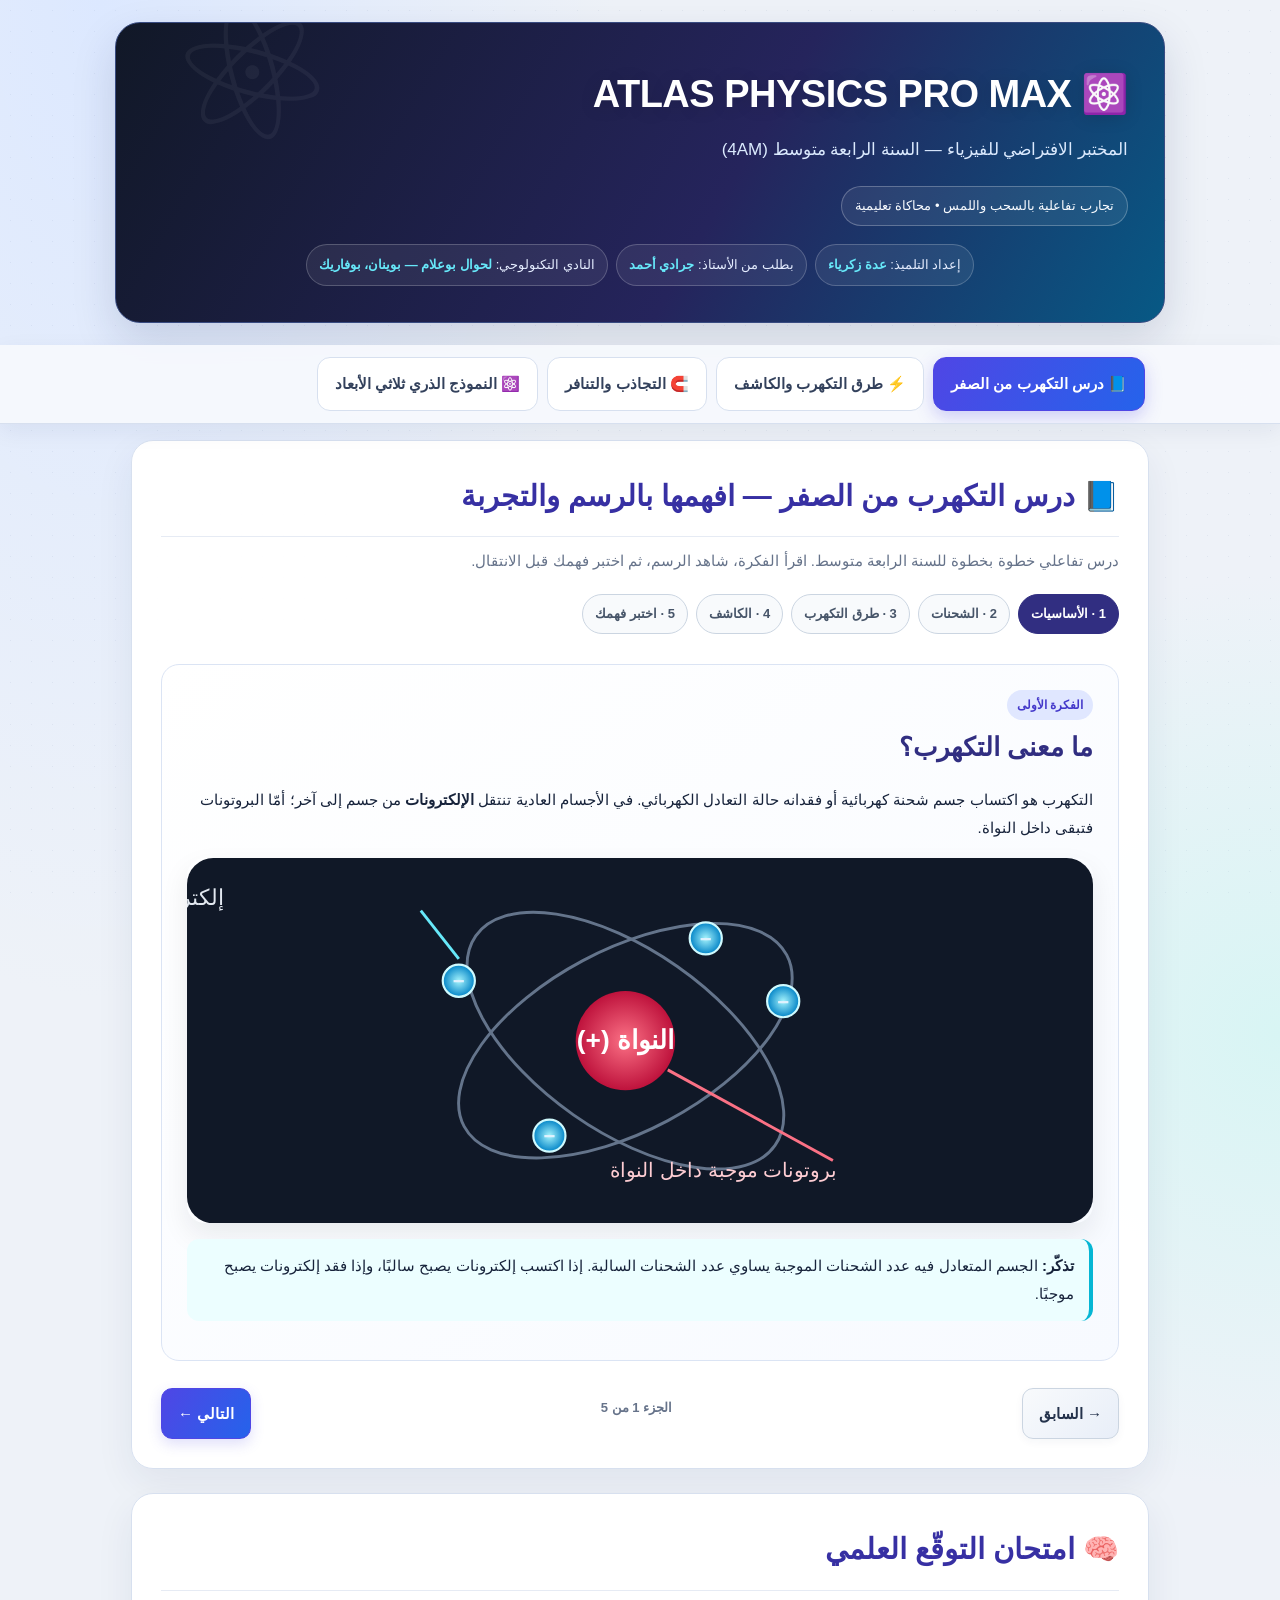
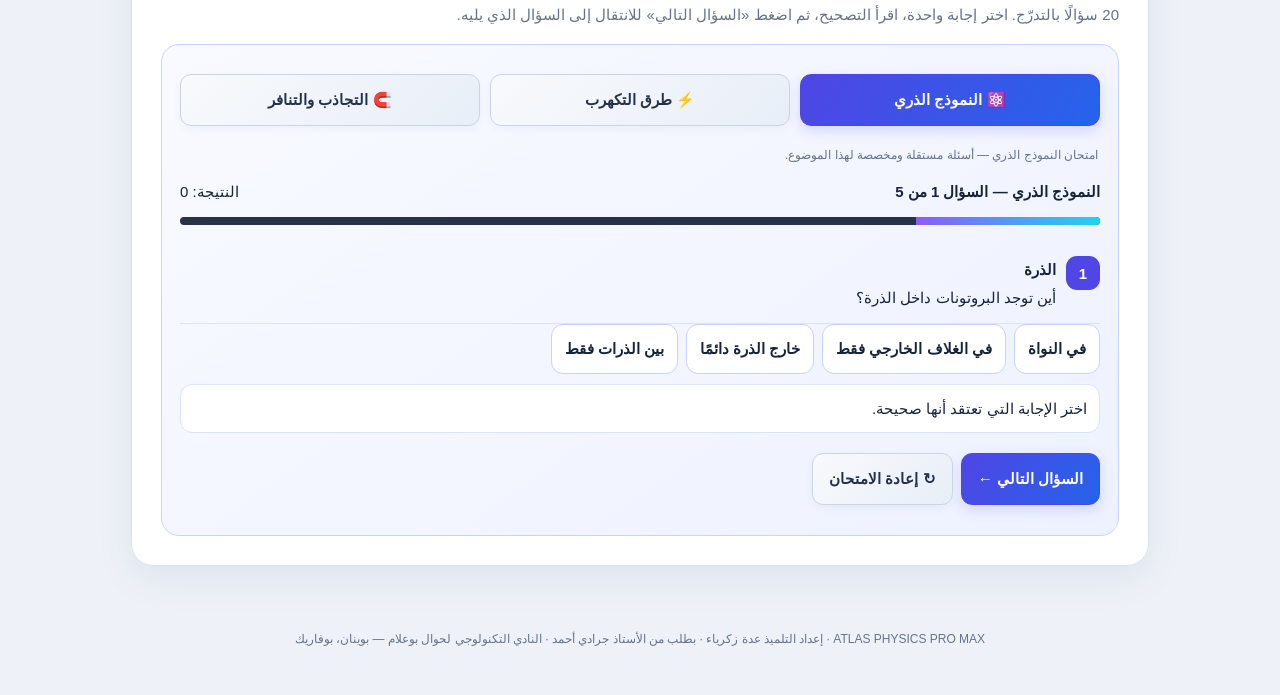
<file: atlas_physics_pro_max_ultra_fixed.html>
<!doctype html>
<html lang="ar" dir="rtl">
<head>
<meta charset="utf-8"><meta name="viewport" content="width=device-width,initial-scale=1,maximum-scale=1,user-scalable=no">
<meta name="theme-color" content="#111827"><title>ATLAS PHYSICS PRO MAX — مختبر الفيزياء</title>
<style>
 :root{color-scheme:light;--bg:#eef2f8;--panel:#ffffff;--panel2:#f5f8ff;--line:#d7e0ef;--txt:#17233b;--muted:#66738a;--blue:#4f46e5;--cyan:#06b6d4;--gold:#f59e0b;--pink:#f43f5e;--green:#10b981;--shadow:0 14px 38px #17255412}
*{box-sizing:border-box}html{scroll-behavior:smooth;scroll-padding-top:90px}
body{margin:0;background:radial-gradient(ellipse at 8% 0%,#dce8ff 0,transparent 32rem),radial-gradient(ellipse at 100% 45%,#d8f5f4 0,transparent 29rem),var(--bg);color:var(--txt);font:15px/1.85 Tahoma,Arial,sans-serif;min-height:100vh}
body:before{content:"";position:fixed;inset:0;pointer-events:none;z-index:-1;background-image:radial-gradient(#6076a018 .7px,transparent .7px);background-size:21px 21px}
button,select{font:inherit}button{cursor:pointer;color:inherit;transition:transform .18s ease,filter .18s ease,background .18s ease}button:hover{filter:brightness(1.04)}button:active{transform:scale(.985)}button:focus-visible,select:focus-visible{outline:3px solid var(--cyan);outline-offset:3px}
header{position:relative;isolation:isolate;overflow:hidden;margin:22px auto;padding:clamp(22px,4vw,36px);width:min(1050px,calc(100% - 28px));background:linear-gradient(120deg,#111827,#25245c 58%,#075985);border:1px solid #384b81;border-radius:25px;box-shadow:0 18px 44px #17255425;color:#f8fbff}
header:after{content:"⚛";position:absolute;z-index:-1;left:5%;top:-43px;font-size:190px;line-height:1;color:#ffffff0d;transform:rotate(-15deg)}
h1{font-size:clamp(25px,4.8vw,38px);letter-spacing:-.5px;margin:0;color:#ffffff;text-shadow:0 2px 18px #0002}
header p{margin:5px 0;color:#dbeafe;font-size:clamp(14px,2vw,17px)}
.tag{display:inline-flex;align-items:center;gap:8px;margin-top:15px;padding:7px 13px;background:#ffffff12;border:1px solid #ffffff40;border-radius:999px;color:#f8fbff;font-size:13px}
.tabs{position:sticky;top:0;z-index:5;display:flex;gap:9px;overflow-x:auto;padding:12px max(14px,calc((100% - 1010px)/2));background:#f7f9fdeb;backdrop-filter:blur(16px);border-bottom:1px solid #d7e0ef;box-shadow:0 7px 22px #17255410;scrollbar-width:thin}
.tabs button{flex:0 0 auto;padding:12px 17px;background:#fff;border:1px solid #d7e0ef;border-radius:13px;color:#33415c;font-weight:bold;white-space:nowrap}
.tabs button.active{background:linear-gradient(120deg,#4f46e5,#2563eb);border-color:#4f46e5;color:white;box-shadow:0 6px 17px #4f46e540}
main{width:min(1050px,100%);padding:16px;margin:auto}
.panel{position:relative;background:rgba(255,255,255,.97);border:1px solid var(--line);border-radius:22px;padding:clamp(17px,3.3vw,29px);margin-bottom:24px;box-shadow:var(--shadow)}
.panel h2{display:flex;align-items:center;gap:10px;margin:0 0 18px;padding-bottom:13px;border-bottom:1px solid #e6ebf4;font-size:clamp(21px,4vw,29px);color:#3730a3}
.lab{display:none}.lab.active{display:block;animation:rise .25s ease-out}
@keyframes rise{from{opacity:.45;transform:translateY(6px)}to{opacity:1;transform:translateY(0)}}
.field{display:block;margin:15px 0}.field span{display:block;font-weight:bold;margin-bottom:7px;color:#33415c}
.field select{width:100%;padding:13px 14px;background:#fbfdff;color:#17233b;border:1px solid #cbd5e1;border-radius:12px;box-shadow:inset 0 1px #fff;min-height:49px}
.message{padding:14px 16px;margin-top:14px;border:1px solid #bfdbfe;border-radius:14px;background:linear-gradient(135deg,#eff6ff,#ecfeff);box-shadow:inset 4px 0 #06b6d4}
.muted{color:var(--muted)}
.btn{border:1px solid #cbd5e1;background:linear-gradient(135deg,#f8fafc,#e8eef8);color:#24324b;border-radius:11px;padding:11px 16px;font-weight:bold;margin-top:11px;box-shadow:0 3px 8px #1725540b}
.btn.primary{background:linear-gradient(120deg,#4f46e5,#2563eb);color:white;border-color:#4f46e5;box-shadow:0 5px 14px #4f46e52e}
.stage{position:relative;margin-top:20px;padding:7px;background:#0b1224;border:1px solid #26365e;border-radius:18px;overflow:hidden;box-shadow:inset 0 0 30px #0004,0 12px 24px #17255418}
.stage:before{content:"";position:absolute;inset:0;pointer-events:none;border-radius:inherit;box-shadow:inset 0 1px #ffffff16}
.stage svg{width:100%;height:auto;display:block;touch-action:none;user-select:none;border-radius:12px}
.drag{cursor:grab;touch-action:none}.drag:active{cursor:grabbing}
.split{display:grid;grid-template-columns:1fr 1fr;gap:14px;align-items:stretch}
.atomfacts{padding:17px;border:1px solid #c7d2fe;background:linear-gradient(145deg,#f5f7ff,#ecfeff);border-radius:15px}
.atomfacts h3{margin-top:0;color:#3730a3;font-size:19px}
.small{font-size:12px;color:#66738a;margin:12px 2px}
#chargeMsg,#forceMsg{font-weight:600}
#chargeStatus{font-weight:bold}
#atomToggle{margin-left:6px}
.wow-grid{display:grid;grid-template-columns:1.05fr .95fr;gap:16px}.wow-card{border:1px solid #c7d2fe;border-radius:18px;padding:18px;background:linear-gradient(145deg,#f8faff,#eef2ff)}.wow-card h3{margin:0 0 8px;color:#3730a3}.mission{display:flex;gap:10px;align-items:flex-start;padding:11px 0;border-bottom:1px solid #dbe4f4}.mission:last-child{border-bottom:0}.mission .num{display:grid;place-items:center;min-width:34px;height:34px;border-radius:11px;background:#4f46e5;color:white;font-weight:bold}.answer-row{display:flex;gap:8px;flex-wrap:wrap}.answer-row button{border:1px solid #c7d2fe;background:white;border-radius:12px;padding:10px 13px;font-weight:bold}.answer-row button:hover{background:#eef2ff}.feedback{min-height:48px;margin-top:10px;padding:10px 12px;border-radius:12px;background:#fff;border:1px solid #dbe4f4}.log-list{padding:0;list-style:none;margin:12px 0}.log-list li{padding:9px 0;border-bottom:1px dashed #cbd5e1;font-size:13px}.log-list li:last-child{border:0}.log-empty{padding:16px;border:1px dashed #cbd5e1;border-radius:12px;color:var(--muted);text-align:center}.wow-actions{display:flex;gap:8px;flex-wrap:wrap}.wow-actions .btn{margin-top:4px}@media(max-width:700px){.wow-grid{grid-template-columns:1fr}}
.charge-lab-wrap{margin-top:16px;border:1px solid #c7d2fe;border-radius:20px;padding:10px;background:linear-gradient(145deg,#f8fafc,#eef2ff);box-shadow:0 12px 30px #17255412}.charge-lab-top{display:flex;align-items:center;gap:9px;padding:7px 8px 12px;color:#312e81;font-weight:bold;font-size:13px}.charge-lab-top span:last-child{margin-right:auto;padding:4px 10px;border-radius:999px;background:#e0e7ff;color:#4338ca}.live-dot{width:8px;height:8px;border-radius:50%;background:#10b981;box-shadow:0 0 0 4px #10b98120;animation:livePulse 1.8s infinite}@keyframes livePulse{50%{box-shadow:0 0 0 7px #10b98108}}.charge-stage{margin-top:0;background:#101827;border-color:#344568;box-shadow:inset 0 0 35px #02061780,0 12px 24px #17255420}.charge-stage svg{max-height:min(62vh,460px)}.charge-legend{display:flex;gap:12px 18px;flex-wrap:wrap;padding:10px 6px 3px;font-size:12px;color:#475569}.charge-legend span{display:inline-flex;align-items:center;gap:6px}.legend-dot{display:inline-block;width:9px;height:9px;border-radius:50%}.legend-dot.negative{background:#38bdf8;box-shadow:0 0 8px #38bdf8}.legend-dot.positive{background:#fb7185;box-shadow:0 0 8px #fb7185}.charge-stage .drag{cursor:grab;touch-action:none}.charge-stage .drag:active{cursor:grabbing}@media(max-width:520px){.charge-stage{padding:3px}.charge-stage svg{max-height:none}.charge-legend{font-size:11px;gap:8px 12px}}

.lesson-intro{color:var(--muted);margin-top:-8px}.lesson-road{display:flex;gap:8px;overflow-x:auto;padding:4px 0 15px;margin-bottom:15px}.road-step{flex:0 0 auto;border:1px solid #cbd5e1;border-radius:999px;padding:7px 12px;background:#f8fafc;color:#475569;font-size:13px;font-weight:bold}.road-step.active{background:#312e81;color:#fff;border-color:#312e81}.lesson-page{display:none}.lesson-page.active{display:block;animation:rise .22s ease}.lesson-card{border:1px solid #dbe4f4;background:linear-gradient(145deg,#fff,#f7faff);border-radius:18px;padding:clamp(15px,3vw,25px)}.lesson-card h3{font-size:clamp(20px,3.5vw,26px);margin:3px 0 8px;color:#312e81}.lesson-kicker{display:inline-block;border-radius:999px;padding:4px 10px;background:#e0e7ff;color:#4338ca;font-weight:bold;font-size:12px}.lesson-diagram{margin:16px 0;border-radius:18px;overflow:hidden;box-shadow:0 12px 28px #0f172a14}.lesson-diagram svg,.lesson-method svg{width:100%;height:auto;display:block}.lesson-note{padding:13px 15px;border-right:4px solid #06b6d4;background:#ecfeff;border-radius:12px;margin:14px 0}.lesson-grid{display:grid;grid-template-columns:repeat(3,minmax(0,1fr));gap:10px}.lesson-grid>div{padding:13px;border:1px solid #dbe4f4;background:#fff;border-radius:12px}.lesson-grid p{margin:4px 0 0;color:var(--muted);font-size:13px}.lesson-method{display:flex;gap:13px;align-items:flex-start;margin:15px 0;padding:14px;border:1px solid #dbe4f4;border-radius:15px;background:#fff}.method-number{display:grid;place-items:center;flex:0 0 34px;height:34px;border-radius:11px;background:#4f46e5;color:white;font-weight:bold}.lesson-method h4{margin:0 0 5px;color:#312e81;font-size:17px}.lesson-method p{margin:0 0 10px}.lesson-controls{display:flex;align-items:center;justify-content:space-between;gap:10px;margin-top:16px}.lesson-controls span{font-size:13px;font-weight:bold;color:var(--muted)}.mini-quiz{margin-top:15px;padding:16px;border:1px solid #c7d2fe;background:#f8faff;border-radius:15px}.mini-quiz .answer-row{margin-top:12px}.mini-quiz .answer-row button:disabled{cursor:default}.lesson-score{margin-top:10px;font-weight:bold;color:#3730a3}@media(max-width:600px){.lesson-grid{grid-template-columns:1fr}.lesson-method{padding:10px;gap:9px}.lesson-card{padding:13px}.lesson-controls .btn{padding:9px 12px}}

footer{max-width:1000px;margin:0 auto;text-align:center;color:#66738a;padding:22px 10px 45px;font-size:12px}
.credits{display:flex;flex-wrap:wrap;justify-content:center;gap:8px;margin-top:18px}.credits span{display:inline-block;padding:8px 12px;border:1px solid #ffffff35;border-radius:999px;background:#ffffff12;color:#e5edff;font-size:13px}.credits b{color:#67e8f9}
::selection{background:#4f46e5;color:white}
@media(prefers-reduced-motion:reduce){*,*:before,*:after{scroll-behavior:auto!important;animation:none!important;transition:none!important}}
</style>
</head>
<body>
<header><h1>⚛️ ATLAS PHYSICS PRO MAX</h1><p>المختبر الافتراضي للفيزياء — السنة الرابعة متوسط (4AM)</p><div class="tag">تجارب تفاعلية بالسحب واللمس • محاكاة تعليمية</div><div class="credits"><span>إعداد التلميذ: <b>عدة زكرياء</b></span><span>بطلب من الأستاذ: <b>جرادي أحمد</b></span><span>النادي التكنولوجي: <b>لحوال بوعلام — بوينان، بوفاريك</b></span></div></header>
<nav class="tabs">
<button class="active" data-show="lesson">📘 درس التكهرب من الصفر</button><button data-show="charge">⚡ طرق التكهرب والكاشف</button><button data-show="forces">🧲 التجاذب والتنافر</button><button data-show="atom">⚛️ النموذج الذري ثلاثي الأبعاد</button>
</nav>
<main>
<section class="panel lab active" id="lesson">
<h2>📘 درس التكهرب من الصفر — افهمها بالرسم والتجربة</h2>
<p class="lesson-intro">درس تفاعلي خطوة بخطوة للسنة الرابعة متوسط. اقرأ الفكرة، شاهد الرسم، ثم اختبر فهمك قبل الانتقال.</p>
<div class="lesson-road"><span class="road-step active" data-step="0">1 · الأساسيات</span><span class="road-step" data-step="1">2 · الشحنات</span><span class="road-step" data-step="2">3 · طرق التكهرب</span><span class="road-step" data-step="3">4 · الكاشف</span><span class="road-step" data-step="4">5 · اختبر فهمك</span></div>
<div class="lesson-page active" data-page="0"><div class="lesson-card"><span class="lesson-kicker">الفكرة الأولى</span><h3>ما معنى التكهرب؟</h3><p>التكهرب هو اكتساب جسم شحنة كهربائية أو فقدانه حالة التعادل الكهربائي. في الأجسام العادية تنتقل <b>الإلكترونات</b> من جسم إلى آخر؛ أمّا البروتونات فتبقى داخل النواة.</p><div class="lesson-diagram"><svg viewBox="0 0 620 250" role="img" aria-label="ذرة تتكون من نواة موجبة وإلكترونات سالبة"><defs><radialGradient id="lessonNuc"><stop stop-color="#fb7185"/><stop offset="1" stop-color="#be123c"/></radialGradient><radialGradient id="lessonEle"><stop stop-color="#a5f3fc"/><stop offset="1" stop-color="#0284c7"/></radialGradient></defs><rect width="620" height="250" rx="18" fill="#101827"/><ellipse cx="300" cy="125" rx="125" ry="62" fill="none" stroke="#64748b" stroke-width="2" transform="rotate(-28 300 125)"/><ellipse cx="300" cy="125" rx="125" ry="62" fill="none" stroke="#64748b" stroke-width="2" transform="rotate(35 300 125)"/><circle cx="300" cy="125" r="34" fill="url(#lessonNuc)"/><text x="300" y="131" fill="white" text-anchor="middle" font-size="18" font-weight="bold">النواة (+)</text><g fill="url(#lessonEle)" stroke="#cffafe" stroke-width="1.5"><circle cx="186" cy="84" r="11"/><circle cx="408" cy="98" r="11"/><circle cx="248" cy="190" r="11"/><circle cx="355" cy="55" r="11"/></g><g fill="#e0f2fe" font-size="14" font-weight="bold" text-anchor="middle"><text x="186" y="89">−</text><text x="408" y="103">−</text><text x="248" y="195">−</text><text x="355" y="60">−</text></g><text x="25" y="32" fill="#e2e8f0" font-size="15">إلكترونات سالبة</text><path d="M160 36L186 69" stroke="#67e8f9" stroke-width="2"/><text x="445" y="218" fill="#fecdd3" font-size="14">بروتونات موجبة داخل النواة</text><path d="M442 207L329 145" stroke="#fb7185" stroke-width="2"/></svg></div><div class="lesson-note"><b>تذكّر:</b> الجسم المتعادل فيه عدد الشحنات الموجبة يساوي عدد الشحنات السالبة. إذا اكتسب إلكترونات يصبح سالبًا، وإذا فقد إلكترونات يصبح موجبًا.</div></div></div>
<div class="lesson-page" data-page="1"><div class="lesson-card"><span class="lesson-kicker">الفكرة الثانية</span><h3>الشحنات الكهربائية وقانونها</h3><p>لدينا نوعان من الشحنات: موجبة (+) وسالبة (−). <b>الشحنات المتماثلة تتنافر، والشحنات المختلفة تتجاذب.</b></p><div class="lesson-diagram"><svg viewBox="0 0 620 230" role="img" aria-label="رسم يوضح التجاذب والتنافر"><rect width="620" height="230" rx="18" fill="#101827"/><g font-size="27" font-weight="bold" text-anchor="middle"><circle cx="115" cy="83" r="38" fill="#0e7490" stroke="#67e8f9" stroke-width="3"/><text x="115" y="93" fill="white">−</text><circle cx="260" cy="83" r="38" fill="#0e7490" stroke="#67e8f9" stroke-width="3"/><text x="260" y="93" fill="white">−</text><circle cx="395" cy="83" r="38" fill="#9f1239" stroke="#fda4af" stroke-width="3"/><text x="395" y="93" fill="white">+</text><circle cx="530" cy="83" r="38" fill="#0e7490" stroke="#67e8f9" stroke-width="3"/><text x="530" y="93" fill="white">−</text></g><path d="M157 83H185 M179 76L185 83L179 90 M218 83H190 M196 76L190 83L196 90" stroke="#fbbf24" stroke-width="3" fill="none"/><path d="M438 83H480 M472 76L480 83L472 90" stroke="#34d399" stroke-width="3" fill="none"/><text x="188" y="155" fill="#fde68a" font-size="16" text-anchor="middle">تنافر (− مع −)</text><text x="462" y="155" fill="#6ee7b7" font-size="16" text-anchor="middle">تجاذب (+ مع −)</text><text x="310" y="204" fill="#cbd5e1" font-size="13" text-anchor="middle">القوة الكهربائية قد تؤثر عن بُعد دون تلامس</text></svg></div><div class="lesson-grid"><div><b>الجسم السالب</b><p>اكتسب إلكترونات إضافية.</p></div><div><b>الجسم الموجب</b><p>فقد بعض الإلكترونات.</p></div><div><b>الجسم المتعادل</b><p>الشحنات الموجبة والسالبة متوازنة.</p></div></div></div></div>
<div class="lesson-page" data-page="2"><div class="lesson-card"><span class="lesson-kicker">الفكرة الثالثة</span><h3>طرق التكهرب الثلاث</h3><div class="lesson-method"><div class="method-number">1</div><div><h4>التكهرب بالدلك</h4><p>عند دلك مادتين مختلفتين، قد تنتقل إلكترونات من إحداهما إلى الأخرى، فيصبح جسم سالبًا والآخر موجبًا.</p><svg viewBox="0 0 560 150" role="img" aria-label="دلك قضيب بالصوف وانتقال الإلكترونات"><rect width="560" height="150" rx="14" fill="#101827"/><rect x="55" y="47" width="185" height="33" rx="8" fill="#0e7490" stroke="#67e8f9" stroke-width="2"/><text x="147" y="68" fill="white" text-anchor="middle" font-size="14">قضيب إيبونيت</text><path d="M250 62H320 M310 53L320 62L310 71" fill="none" stroke="#fbbf24" stroke-width="3"/><g fill="#67e8f9"><circle cx="270" cy="43" r="6"/><circle cx="289" cy="81" r="6"/><circle cx="305" cy="43" r="6"/></g><path d="M350 35L475 35L495 91L370 91Z" fill="#7c3aed" stroke="#c4b5fd" stroke-width="2"/><text x="422" y="65" fill="white" text-anchor="middle" font-size="14">الصوف</text><text x="147" y="113" fill="#a5f3fc" text-anchor="middle" font-size="13">يكتسب إلكترونات (−)</text><text x="422" y="113" fill="#fecdd3" text-anchor="middle" font-size="13">يفقد إلكترونات (+) في هذا المثال</text></svg></div></div><div class="lesson-method"><div class="method-number">2</div><div><h4>التكهرب باللمس</h4><p>يلامس جسم مشحون جسمًا ناقلًا؛ فتنتقل الشحنات بينهما. قد يصبح الجسم الثاني مشحونًا من النوع نفسه في المثال المدرسي المعتاد.</p><svg viewBox="0 0 560 135" role="img" aria-label="قضيب مشحون يلامس كرة ناقلة"><rect width="560" height="135" rx="14" fill="#101827"/><rect x="65" y="48" width="170" height="32" rx="7" fill="#0e7490" stroke="#67e8f9" stroke-width="2"/><text x="150" y="69" fill="white" font-size="14" text-anchor="middle">قضيب سالب</text><path d="M240 64H300 M291 55L300 64L291 73" fill="none" stroke="#fbbf24" stroke-width="3"/><circle cx="360" cy="64" r="34" fill="#94a3b8" stroke="#e2e8f0" stroke-width="3"/><text x="360" y="71" fill="#111827" text-anchor="middle" font-size="21">− −</text><text x="280" y="117" fill="#cbd5e1" text-anchor="middle" font-size="13">يحدث انتقال للشحنة عند التلامس</text></svg></div></div><div class="lesson-method"><div class="method-number">3</div><div><h4>التكهرب بالتأثير (دون لمس)</h4><p>نقرّب جسمًا مشحونًا من ناقل متعادل دون ملامسته، فتُعادُّ توزّع الشحنات داخله. قد يحدث فصل للشحنات مع بقاء الجسم ككل متعادلًا ما لم تتوفر شروط أخرى.</p><svg viewBox="0 0 560 140" role="img" aria-label="قضيب سالب يسبب فصل الشحنات في كرة ناقلة"><rect width="560" height="140" rx="14" fill="#101827"/><rect x="42" y="51" width="155" height="32" rx="7" fill="#0e7490" stroke="#67e8f9" stroke-width="2"/><text x="119" y="72" fill="white" text-anchor="middle" font-size="14">قضيب سالب (−)</text><path d="M207 67H252" stroke="#fbbf24" stroke-width="2" stroke-dasharray="4 5"/><circle cx="337" cy="67" r="49" fill="#334155" stroke="#cbd5e1" stroke-width="2"/><g font-size="19" font-weight="bold" text-anchor="middle"><text x="302" y="73" fill="#fda4af">+</text><text x="319" y="48" fill="#fda4af">+</text><text x="322" y="90" fill="#fda4af">+</text><text x="365" y="73" fill="#67e8f9">−</text><text x="382" y="48" fill="#67e8f9">−</text><text x="379" y="92" fill="#67e8f9">−</text></g><text x="460" y="36" fill="#cbd5e1" text-anchor="middle" font-size="12">دون لمس</text><text x="337" y="132" fill="#cbd5e1" text-anchor="middle" font-size="12">إعادة توزيع الشحنات</text></svg></div></div><div class="lesson-note"><b>فرق مهم في الامتحان:</b> الدلك يتضمن احتكاكًا وانتقال إلكترونات بين مادتين؛ اللمس يتطلب تلامسًا؛ التأثير يحدث دون تلامس مباشر.</div></div></div>
<div class="lesson-page" data-page="3"><div class="lesson-card"><span class="lesson-kicker">الفكرة الرابعة</span><h3>كيف يعمل الكاشف الكهربائي؟</h3><p>يتكوّن الكاشف المدرسي من قرص معدني وساق ناقلة وورقتين رقيقتين. عندما تصل شحنات متماثلة إلى الورقتين تتنافران، فتتباعدان. وعند تقريب قضيب مشحون دون لمس، قد تنفرج الورقتان بسبب إعادة توزيع الشحنات بالتأثير.</p><div class="lesson-diagram"><svg viewBox="0 0 620 300" role="img" aria-label="رسم للكاشف الكهربائي وأجزائه"><rect width="620" height="300" rx="18" fill="#101827"/><path d="M240 249H380L400 266H220Z" fill="#64748b"/><rect x="292" y="105" width="36" height="145" rx="6" fill="#cbd5e1" stroke="#f8fafc" stroke-width="2"/><ellipse cx="310" cy="100" rx="100" ry="28" fill="#94a3b8" stroke="#e2e8f0" stroke-width="3"/><ellipse cx="310" cy="95" rx="72" ry="15" fill="#e2e8f0"/><path d="M310 245L270 190 M310 245L350 190" stroke="#fbbf24" stroke-width="9" stroke-linecap="round"/><path d="M310 245L280 204 M310 245L340 204" stroke="#fff7ad" stroke-width="2"/><g fill="#e2e8f0" font-size="15"><text x="420" y="76">القرص المعدني</text><path d="M410 81L382 95" stroke="#e2e8f0" stroke-width="1.5"/><text x="420" y="152">الساق الناقلة</text><path d="M410 155L328 155" stroke="#e2e8f0" stroke-width="1.5"/><text x="50" y="205">الورقتان</text><path d="M130 201L265 200" stroke="#e2e8f0" stroke-width="1.5"/><text x="310" y="285" fill="#cbd5e1" text-anchor="middle" font-size="13">انفراج الورقتين يدل على وجود تأثير كهربائي</text></g></svg></div><div class="lesson-note"><b>ملاحظة:</b> انفراج الورقتين دليل على وجود تأثير كهربائي، لكنه لا يحدد وحده نوع الشحنة دون تجربة مقارنة مناسبة.</div><button class="btn primary" type="button" id="lessonTryLab">🧪 انتقل إلى المختبر وجرّب بنفسك</button></div></div>
<div class="lesson-page" data-page="4"><div class="lesson-card"><span class="lesson-kicker">تأكد من الفهم</span><h3>اختبار سريع بعد الدرس</h3><p>اختر الإجابة الصحيحة. ستظهر لك ملاحظة توضيحية بعد الاختيار.</p><div class="mini-quiz" id="lessonQuiz"><b id="lessonQuizQ">1. ما الجسيم الذي ينتقل عادةً عند التكهرب بالدلك؟</b><div class="answer-row" id="lessonQuizAnswers"><button data-c="1">الإلكترونات</button><button data-c="0">البروتونات</button><button data-c="0">النواة كاملة</button></div><div class="feedback" id="lessonQuizFeedback" aria-live="polite">اختر إجابة للمتابعة.</div><div class="wow-actions"><button class="btn primary" id="lessonQuizNext" disabled>السؤال التالي</button><button class="btn" id="lessonQuizRestart">إعادة الاختبار</button></div><div class="lesson-score" id="lessonQuizScore"></div></div></div></div>
<div class="lesson-controls"><button class="btn" id="lessonPrev" disabled>→ السابق</button><span id="lessonCount">الجزء 1 من 5</span><button class="btn primary" id="lessonNext">التالي ←</button></div>
</section>

<section class="panel lab" id="charge">
<h2>⚡ طرق التكهرب والكاشف الكهربائي</h2>
<label class="field"><span>نوع القضيب</span><select id="rodType"><option value="-">إيبونيت — سالب (−)</option><option value="+">زجاج — موجب (+)</option><option value="0">قضيب متعادل</option></select></label>
<label class="field"><span>طريقة التكهرب</span><select id="method"><option value="rub">1. التكهرب بالدلك</option><option value="touch">2. التكهرب باللمس</option><option value="induce">3. التكهرب بالتأثير</option></select></label>
<div class="message" id="chargeMsg" aria-live="polite">اسحب القضيب بإصبعك نحو الكاشف. اختر طريقة التكهرب أولًا.</div>
<div class="message muted" id="chargeHint">الدلك: اسحب القضيب فوق قطعة الصوف عدة مرات، ثم قرّبه من الكاشف.</div>
<button class="btn" id="resetCharge">↻ إعادة التجربة وتفريغ الكاشف</button>
<div class="charge-lab-wrap"><div class="charge-lab-top"><span>المختبر ثلاثي الأبعاد</span><span class="live-dot"></span><span id="chargeModeBadge">وضع الدلك</span></div><div class="stage charge-stage"><svg id="chargeSvg" viewBox="0 0 600 390" aria-label="محاكاة ثلاثية الأبعاد لطرق التكهرب والكاشف الكهربائي" role="img">
<defs><linearGradient id="chargeBg" x1="0" y1="0" x2="1" y2="1"><stop offset="0" stop-color="#101a32"/><stop offset=".55" stop-color="#182a45"/><stop offset="1" stop-color="#101827"/></linearGradient><linearGradient id="rodEbonite3d" x1="0" y1="0" x2="1" y2="1"><stop offset="0" stop-color="#67e8f9"/><stop offset=".25" stop-color="#155e75"/><stop offset=".65" stop-color="#164e63"/><stop offset="1" stop-color="#082f49"/></linearGradient><linearGradient id="rodGlass3d" x1="0" y1="0" x2="1" y2="1"><stop offset="0" stop-color="#fda4af"/><stop offset=".35" stop-color="#be123c"/><stop offset="1" stop-color="#4c0519"/></linearGradient><linearGradient id="rodBody3d" x1="0" y1="0" x2="0" y2="1"><stop offset="0" stop-color="#f8fafc"/><stop offset=".5" stop-color="#64748b"/><stop offset="1" stop-color="#0f172a"/></linearGradient><linearGradient id="metal3d" x1="0" y1="0" x2="1" y2="1"><stop offset="0" stop-color="#f8fafc"/><stop offset=".25" stop-color="#94a3b8"/><stop offset=".5" stop-color="#e2e8f0"/><stop offset=".75" stop-color="#64748b"/><stop offset="1" stop-color="#cbd5e1"/></linearGradient><linearGradient id="cloth3d" x1="0" y1="0" x2="1" y2="1"><stop offset="0" stop-color="#a78bfa"/><stop offset=".5" stop-color="#6d28d9"/><stop offset="1" stop-color="#312e81"/></linearGradient><radialGradient id="chargeGlow"><stop offset="0" stop-color="#67e8f9" stop-opacity=".32"/><stop offset="1" stop-color="#67e8f9" stop-opacity="0"/></radialGradient><filter id="chargeShadow" x="-40%" y="-60%" width="180%" height="220%"><feGaussianBlur in="SourceAlpha" stdDeviation="5"/><feOffset dy="7"/><feComponentTransfer><feFuncA type="linear" slope=".45"/></feComponentTransfer><feMerge><feMergeNode/><feMergeNode in="SourceGraphic"/></feMerge></filter><pattern id="chargeGrid" width="30" height="30" patternUnits="userSpaceOnUse"><path d="M30 0H0V30" fill="none" stroke="#93c5fd" stroke-opacity=".08" stroke-width="1"/></pattern></defs>
<rect width="600" height="390" rx="12" fill="url(#chargeBg)"/><rect width="600" height="390" rx="12" fill="url(#chargeGrid)"/><ellipse cx="420" cy="272" rx="120" ry="72" fill="url(#chargeGlow)"/><text x="300" y="27" text-anchor="middle" fill="#dbeafe" font-size="12">اسحب القضيب بإصبعك وجرّب طريقة التكهرب المختارة</text>
<g id="clothPad" filter="url(#chargeShadow)"><path d="M28 206 L202 206 L222 222 L48 222Z" fill="#1e1b4b"/><path d="M28 177 L202 177 L222 222 L48 222Z" fill="url(#cloth3d)" stroke="#a78bfa" stroke-width="1.4"/><path d="M28 177 L48 222 M54 177 L74 222 M80 177 L100 222 M106 177 L126 222 M132 177 L152 222 M158 177 L178 222 M184 177 L204 222" stroke="#ddd6fe" stroke-opacity=".25" stroke-width="2"/><text x="124" y="199" fill="#fff" font-size="12" text-anchor="middle">قطعة الصوف / الحرير</text></g>
<g id="rod" class="drag" transform="translate(42 95)" filter="url(#chargeShadow)"><path d="M6 8 L139 0 L151 10 L18 20Z" fill="#cbd5e1" opacity=".75"/><rect width="145" height="48" x="0" y="8" rx="8" fill="url(#rodEbonite3d)" stroke="#67e8f9" stroke-width="1.5"/><path d="M8 14 H137" stroke="#fff" stroke-opacity=".4" stroke-width="2"/><path d="M145 16 L151 10 L151 51 L145 56Z" fill="#0f172a"/><text id="rodText" x="72" y="37" text-anchor="middle" fill="#f8fafc" font-size="13" font-weight="bold">إيبونيت (−)</text><g id="rodMarks"></g><circle cx="72" cy="32" r="54" fill="none" stroke="#67e8f9" stroke-opacity=".12" stroke-width="1"/></g>
<g filter="url(#chargeShadow)"><path d="M364 333 L476 333 L502 350 L338 350Z" fill="#0f172a"/><path d="M382 313 L458 313 L476 333 L364 333Z" fill="url(#metal3d)" stroke="#e2e8f0"/><path d="M407 167 L433 167 L433 315 L407 315Z" fill="url(#metal3d)" stroke="#e2e8f0"/><path d="M411 176 L416 176 L416 304 L411 304Z" fill="#fff" opacity=".65"/><path d="M350 211 Q420 181 490 211 L478 306 Q420 333 362 306Z" fill="#67e8f9" fill-opacity=".045" stroke="#93c5fd" stroke-opacity=".38" stroke-width="2"/><ellipse cx="420" cy="211" rx="70" ry="23" fill="#cbd5e1" fill-opacity=".08" stroke="#93c5fd" stroke-opacity=".55" stroke-width="2"/><ellipse cx="420" cy="211" rx="57" ry="15" fill="url(#metal3d)" stroke="#f8fafc" stroke-width="1.5"/><ellipse cx="420" cy="207" rx="40" ry="8" fill="#fff" opacity=".55"/></g>
<circle cx="420" cy="211" r="4" fill="#f8fafc"/><path id="leafL" d="M420 215L416 278" stroke="#fbbf24" stroke-width="7" stroke-linecap="round"/><path id="leafR" d="M420 215L424 278" stroke="#fbbf24" stroke-width="7" stroke-linecap="round"/><path d="M420 215 L420 278" stroke="#fde68a" stroke-width="2" opacity=".7"/><text x="420" y="372" text-anchor="middle" fill="#dbeafe" font-size="13" font-weight="bold">الكاشف الكهربائي</text><text x="420" y="147" text-anchor="middle" fill="#cbd5e1" font-size="12">القرص المعدني</text><text id="chargeStatus" x="300" y="55" text-anchor="middle" fill="#6ee7b7" font-size="13" font-weight="bold">اسحب القضيب</text><g id="chargeParticles"></g>
</svg></div><div class="charge-legend"><span><i class="legend-dot negative"></i> إلكترونات (−)</span><span><i class="legend-dot positive"></i> شحنة موجبة (+)</span><span>✦ حرّك القضيب لتلاحظ التأثير</span></div></div><p class="small">ملاحظة علمية: النموذج يشرح المبدأ المدرسي بصورة مبسطة، ولا يقيس شحنة حقيقية.</p>
</section>
<section class="panel lab" id="forces">
<h2>🧲 التجاذب والتنافر بين الشحنات</h2>
<div class="split">
<label class="field"><span>شحنة القضيب الأول</span><select id="qa"><option value="-">سالب (−)</option><option value="+">موجب (+)</option></select></label>
<label class="field"><span>شحنة القضيب الثاني</span><select id="qb"><option value="-">سالب (−)</option><option value="+">موجب (+)</option></select></label>
</div>
<div class="message" id="forceMsg" aria-live="polite">اسحب القضيبين حتى يتفاعلا. الشحنات المتماثلة تتنافر والمختلفة تتجاذب.</div>
<button class="btn" id="resetForce">↻ إعادة الوضع الابتدائي</button>
<div class="stage"><svg id="forceSvg" viewBox="0 0 600 350" aria-label="قضيبان مشحونان يتحركان بقوى كهربائية">
<rect width="600" height="350" fill="#0b1224"/>
<g id="bodyA" class="drag" transform="translate(50 155)"><rect width="140" height="46" fill="#17264a" stroke="#67e8f9" stroke-width="2"/><text id="textA" x="70" y="29" text-anchor="middle" fill="#f8fbff" font-size="15">قضيب سالب (−)</text><g id="marksA"></g></g>
<g id="bodyB" class="drag" transform="translate(410 155)"><rect width="140" height="46" fill="#17264a" stroke="#67e8f9" stroke-width="2"/><text id="textB" x="70" y="29" text-anchor="middle" fill="#f8fbff" font-size="15">قضيب سالب (−)</text><g id="marksB"></g></g>
<g id="forceFx"></g><text x="300" y="38" text-anchor="middle" fill="#c7d2fe" font-size="13">حرّك القضيبين بلمسة إصبعك</text>
</svg></div><p class="small">بعد التقريب، حرّر القضيب لتشاهد استجابة الحركة. يمكنك سحب القضبان يدويًا في أي وقت.</p>
</section>
<section class="panel lab" id="atom">
<h2>⚛️ النموذج الكوكبي للذرة — 3D</h2>
<label class="field"><span>اختر الذرة</span><select id="atomSelect"><option value="H">الهيدروجين H — Z=1</option><option value="C">الكربون C — Z=6</option><option value="O" selected>الأكسجين O — Z=8</option><option value="Na">الصوديوم Na — Z=11</option><option value="Cl">الكلور Cl — Z=17</option><option value="Ca">الكالسيوم Ca — Z=20</option></select></label>
<div class="split"><div class="atomfacts" id="atomFacts"></div><div><div class="message">يمكنك تدوير النموذج بسحب إصبعك فوقه. شغّل أو أوقف حركة الإلكترونات.</div><button class="btn primary" id="atomToggle">⏸ إيقاف الحركة</button><button class="btn" id="atomReset">↻ إعادة زاوية العرض</button></div></div>
<div class="stage"><svg id="atomSvg" viewBox="0 0 600 420" aria-label="نموذج ذرة ثلاثي الأبعاد متحرك"><defs><radialGradient id="nucleusGrad"><stop offset="0" stop-color="#ffaaa5"/><stop offset="1" stop-color="#dc2626"/></radialGradient><radialGradient id="electronGrad"><stop offset="0" stop-color="#d9f6ff"/><stop offset="1" stop-color="#0ea5e9"/></radialGradient><filter id="glow"><feGaussianBlur stdDeviation="3" result="blur"/><feMerge><feMergeNode in="blur"/><feMergeNode in="SourceGraphic"/></feMerge></filter></defs><rect width="600" height="420" fill="#0b1224"/><g id="atomScene"></g></svg></div><p class="small">هذا نموذج ثلاثي الأبعاد بصري مبسط لطبقات الإلكترونات، وليس وصفًا كموميًا حرفيًا لمسارات الإلكترونات.</p>
</section>
<section class="panel" id="scientistLab">
<h2>🧠 امتحان التوقّع العلمي</h2>
<p class="muted" style="margin-top:-8px">20 سؤالًا بالتدرّج. اختر إجابة واحدة، اقرأ التصحيح، ثم اضغط «السؤال التالي» للانتقال إلى السؤال الذي يليه.</p>
<div class="wow-card" id="examCard">
<div class="exam-categories" id="examCategories" style="display:grid;grid-template-columns:repeat(auto-fit,minmax(150px,1fr));gap:10px;margin-bottom:18px">
<button type="button" class="btn primary" data-exam-category="atom">⚛️ النموذج الذري</button>
<button type="button" class="btn" data-exam-category="charging">⚡ طرق التكهرب</button>
<button type="button" class="btn" data-exam-category="forces">🧲 التجاذب والتنافر</button>
</div>
<p class="small" id="examCategoryHint">اختر موضوع الامتحان، وستظهر أسئلة خاصة به فقط.</p>
<div style="display:flex;justify-content:space-between;gap:12px;align-items:center;flex-wrap:wrap;margin-bottom:12px"><b id="examProgress">السؤال 1 من 20</b><span id="examScore">النتيجة: 0</span></div>
<div style="height:8px;border-radius:99px;background:#263248;overflow:hidden;margin-bottom:20px"><div id="examBar" style="height:100%;width:5%;background:linear-gradient(90deg,#8b5cf6,#22d3ee);transition:width .25s"></div></div>
<div class="mission"><span class="num" id="examNumber">1</span><div><b id="examTopic">الشحنات الكهربائية</b><div id="examQuestion">ماذا يحدث عندما نقرّب قضيبين يحملان شحنتين متماثلتين؟</div></div></div>
<div class="answer-row" id="examAnswers"></div>
<div class="feedback" id="examFeedback" aria-live="polite">اختر الإجابة التي تعتقد أنها صحيحة.</div>
<div class="wow-actions" style="margin-top:16px"><button class="btn primary" id="examNext" type="button" disabled>السؤال التالي ←</button><button class="btn" id="examRestart" type="button">↻ إعادة الامتحان</button></div>
<div class="small" id="examFinish" aria-live="polite"></div>
</div>
</section>
</main><footer>ATLAS PHYSICS PRO MAX · إعداد التلميذ عدة زكرياء · بطلب من الأستاذ جرادي أحمد · النادي التكنولوجي لحوال بوعلام — بوينان، بوفاريك</footer>
<script>
"use strict";
const $=id=>document.getElementById(id),NS="http://www.w3.org/2000/svg";
const mk=(tag,a={},txt)=>{const e=document.createElementNS(NS,tag);for(const [k,v] of Object.entries(a))e.setAttribute(k,v);if(txt!==undefined)e.textContent=txt;return e};
document.querySelectorAll("[data-show]").forEach(b=>b.onclick=()=>{document.querySelectorAll("[data-show]").forEach(x=>x.classList.toggle("active",x===b));document.querySelectorAll(".lab").forEach(x=>x.classList.toggle("active",x.id===b.dataset.show));if(b.dataset.show==="atom")drawAtom()});
function drag(svg,g,cb,lim={x1:5,x2:455,y1:50,y2:280}){let on=false,id=null,dx=0,dy=0;const read=()=>{let m=(g.getAttribute("transform")||"").match(/translate\(([-\d.]+)[ ,]+([-\d.]+)\)/);return m?{x:+m[1],y:+m[2]}:{x:0,y:0}};g.addEventListener("pointerdown",e=>{if(e.button!==undefined&&e.button!==0)return;e.preventDefault();const p=svg.createSVGPoint();p.x=e.clientX;p.y=e.clientY;const q=p.matrixTransform(svg.getScreenCTM().inverse()),r=read();on=true;id=e.pointerId;dx=q.x-r.x;dy=q.y-r.y;try{g.setPointerCapture(id)}catch{}});g.addEventListener("pointermove",e=>{if(!on||id!==e.pointerId)return;const p=svg.createSVGPoint();p.x=e.clientX;p.y=e.clientY;const q=p.matrixTransform(svg.getScreenCTM().inverse());g.setAttribute("transform",`translate(${Math.max(lim.x1,Math.min(lim.x2,q.x-dx))} ${Math.max(lim.y1,Math.min(lim.y2,q.y-dy))})`);cb(false)});const end=e=>{if(id!==e.pointerId)return;on=false;id=null;cb(true)};g.addEventListener("pointerup",end);g.addEventListener("pointercancel",end);return read}
let rod={x:42,y:95},storedCharge=false,rubbed=false;
function renderRod(){let t=$("rodType").value;$("rodText").textContent=t==="-"?"إيبونيت (−)":t==="+"?"زجاج (+)":"قضيب متعادل";const body=$("rod").querySelector("rect");if(body)body.setAttribute("fill",t==="-"?"url(#rodEbonite3d)":t==="+"?"url(#rodGlass3d)":"url(#rodBody3d)");const g=$("rodMarks");g.replaceChildren();if(t!=="0")for(let i=0;i<5;i++)g.append(mk("text",{x:16+i*26,y:1,fill:t==="-"?"#bae6fd":"#fecdd3","font-size":14,"font-weight":"bold"},t));const badge=$("chargeModeBadge");if(badge)badge.textContent=$("method").value==="rub"?"وضع الدلك":$("method").value==="touch"?"وضع اللمس":"وضع التأثير"}
function updateCharge(){const t=$("rodType").value,m=$("method").value,cx=rod.x+72,cy=rod.y+24,d=Math.hypot(cx-420,cy-95),near=d<122,touch=d<48;let spread=0,msg="",status="جاهز للتجربة";if(t==="0"){msg="القضيب متعادل: لا يحمل شحنة صافية في هذا النموذج.";rubbed=false}else if(m==="rub"&&!rubbed){msg="اسحب القضيب فوق قطعة الصوف/الحرير في الرسم لتطبيق الدلك، ثم قرّبه من الكاشف."}else if(m==="rub"&&rubbed&&near){spread=18;msg="بعد الدلك أصبح القضيب مشحونًا؛ قربه من الكاشف ولاحظ انفراج الورقتين بالتأثير.";status="القضيب مشحون بالدلك"}else if(m==="rub"&&rubbed){msg="تم دلك القضيب. قرّبه من قرص الكاشف لملاحظة التأثير.";status="القضيب مشحون"}else if(m==="touch"&&touch&&t!=="0"){storedCharge=true;spread=25;msg="تكهرب باللمس: انتقلت شحنة إلى الكاشف فانفرجت الورقتان.";status="تلامس — الكاشف مشحون"}else if(m==="touch"&&storedCharge){spread=25;msg="احتفظ الكاشف بالشحنة بعد التلامس. أعد التجربة لتفريغه.";status="الكاشف مشحون"}else if(m==="induce"&&near&&t!=="0"){spread=19;msg="تكهرب بالتأثير: القضيب قريب دون ملامسة، فحدث فصل/إعادة توزيع للشحنات داخل الكاشف.";status="تأثير دون لمس"}else{msg=m==="touch"?"قرّب القضيب حتى يلامس القرص المعدني.":"قرّب القضيب من القرص دون لمسه."}
if(m==="rub"&&rubbed&&near)spread=18;if(m!=="induce"&&!(m==="touch"&&storedCharge)&&!(m==="rub"&&rubbed&&near)&&!(m==="touch"&&touch))spread=0;
const a=spread*Math.PI/180;$("leafL").setAttribute("d",`M420 220L${420-Math.sin(a)*56} ${220+Math.cos(a)*56}`);$("leafR").setAttribute("d",`M420 220L${420+Math.sin(a)*56} ${220+Math.cos(a)*56}`);$("chargeMsg").textContent=msg;$("chargeStatus").textContent=status;$("chargeHint").textContent=m==="rub"?"الدلك: اسحب القضيب فوق قطعة الصوف/الحرير في أسفل الرسم ثم قرّبه من الكاشف.":m==="touch"?"اللمس: اسحب القضيب حتى يلمس القرص المعدني للكاشف.":"التأثير: اسحب القضيب قرب القرص من دون لمسه."}
const readRod=drag($("chargeSvg"),$("rod"),()=>{rod=readRod();if($("method").value==="rub"&&rod.x>10&&rod.x<200&&rod.y>130&&rod.y<220)rubbed=true;updateCharge()});rod=readRod();
$("rodType").onchange=()=>{storedCharge=false;rubbed=false;renderRod();updateCharge()};$("method").onchange=()=>{storedCharge=false;rubbed=false;renderRod();updateCharge()};$("resetCharge").onclick=()=>{rod={x:42,y:95};storedCharge=false;rubbed=false;$("rod").setAttribute("transform","translate(42 95)");renderRod();updateCharge()};renderRod();updateCharge();
let pa={x:50,y:155},pb={x:410,y:155},rafForce=0,lastT=0;
function marks(id,v){const g=$(id);g.replaceChildren();const color=v==="-"?"#38bdf8":"#fb7185";for(let i=0;i<5;i++)g.append(mk("text",{x:16+i*26,y:-7,fill:color,"font-size":14},v))}
function forceUpdate(){const a=$("qa").value,b=$("qb").value;$("textA").textContent=a==="-"?"قضيب سالب (−)":"قضيب موجب (+)";$("textB").textContent=b==="-"?"قضيب سالب (−)":"قضيب موجب (+)";marks("marksA",a);marks("marksB",b);const ax=pa.x+70,bx=pb.x+70,delta=bx-ax,gap=Math.abs(delta)-140;let m="اسحب القضيبين وقرّبهما. الشحنات المتشابهة تتنافر والمختلفة تتجاذب.";let color="#fbbf24";const fx=$("forceFx");fx.replaceChildren();if(gap<100){const same=a===b;m=same?"⚠️ تنافر: الشحنتان متماثلتان، فتتحركان مبتعدتين عن بعضهما.":"🧲 تجاذب: الشحنتان مختلفتان، فتتحركان نحو بعضهما حتى تتلامسا.";color=same?"#fb7185":"#34d399";fx.append(mk("text",{x:300,y:105,"text-anchor":"middle",fill:color,"font-size":17,"font-weight":"bold"},same?"← تنافر →":"→ تجاذب ←"))} $("forceMsg").textContent=m;$("forceMsg").style.color=color}
function moveForce(){if(rafForce)return;let start=performance.now(),initialA={...pa},initialB={...pb};function step(now){const a=$("qa").value,b=$("qb").value,ax=pa.x+70,bx=pb.x+70,gap=bx-ax-140;if(Math.abs(gap)<100&&a===b){const direction=gap>=0?1:-1;pa.x=Math.max(5,Math.min(455,pa.x-direction*1.4));pb.x=Math.max(5,Math.min(455,pb.x+direction*1.4));$("bodyA").setAttribute("transform",`translate(${pa.x} ${pa.y})`);$("bodyB").setAttribute("transform",`translate(${pb.x} ${pb.y})`);forceUpdate()}else if(Math.abs(gap)<100&&a!==b){const mid=(ax+bx)/2;const targetA=mid-70,targetB=mid+70;pa.x+=(targetA-pa.x)*.06;pb.x+=(targetB-pb.x)*.06;$("bodyA").setAttribute("transform",`translate(${pa.x} ${pa.y})`);$("bodyB").setAttribute("transform",`translate(${pb.x} ${pb.y})`);forceUpdate()}if(now-start<1100)rafForce=requestAnimationFrame(step);else rafForce=0}rafForce=requestAnimationFrame(step)}
const readPA=drag($("forceSvg"),$("bodyA"),end=>{pa=readPA();forceUpdate();if(end)moveForce()},{x1:5,x2:455,y1:55,y2:275}),readPB=drag($("forceSvg"),$("bodyB"),end=>{pb=readPB();forceUpdate();if(end)moveForce()},{x1:5,x2:455,y1:55,y2:275});pa=readPA();pb=readPB();$("qa").onchange=forceUpdate;$("qb").onchange=forceUpdate;$("resetForce").onclick=()=>{if(rafForce)cancelAnimationFrame(rafForce);rafForce=0;pa={x:50,y:155};pb={x:410,y:155};$("bodyA").setAttribute("transform","translate(50 155)");$("bodyB").setAttribute("transform","translate(410 155)");forceUpdate()};forceUpdate();
const atoms={H:{name:"الهيدروجين",s:"H",z:1,shell:[1]},C:{name:"الكربون",s:"C",z:6,shell:[2,4]},O:{name:"الأكسجين",s:"O",z:8,shell:[2,6]},Na:{name:"الصوديوم",s:"Na",z:11,shell:[2,8,1]},Cl:{name:"الكلور",s:"Cl",z:17,shell:[2,8,7]},Ca:{name:"الكالسيوم",s:"Ca",z:20,shell:[2,8,8,2]}};
let angleX=.55,angleY=.4,atomRunning=true,atomFrame=0,atomPointer=null,lastPoint=null;
function drawAtom(){const a=atoms[$("atomSelect").value]||atoms.O;$("atomFacts").innerHTML=`<h3>ذرة ${a.name} (${a.s})</h3><p>العدد الذري Z: <b style="color:#fbbf24">${a.z}</b></p><p>البروتونات: <b style="color:#fb7185">${a.z} (+)</b></p><p>الإلكترونات: <b style="color:#38bdf8">${a.z} (−)</b></p><p>التوزيع الطبقي: <b style="color:#34d399">${a.shell.join(" ، ")}</b></p>`}
function renderAtom(t){const a=atoms[$("atomSelect").value]||atoms.O,g=$("atomScene");g.replaceChildren();const cx=300,cy=210;g.append(mk("ellipse",{cx,cy,rx:205,ry:150,fill:"none",stroke:"#1e3a5f","stroke-width":1,opacity:.45}));a.shell.forEach((count,idx)=>{const r=48+idx*35,pts=[];for(let i=0;i<160;i++){const q=i/159*Math.PI*2;const xx=r*Math.cos(q),yy=r*Math.sin(q)*Math.cos(angleX),zz=r*Math.sin(q)*Math.sin(angleX);const Y=yy*Math.cos(angleY)-zz*Math.sin(angleY),Z=yy*Math.sin(angleY)+zz*Math.cos(angleY);pts.push([cx+xx,cy+Y,Z])}const path=pts.map((p,i)=>(i?"L":"M")+p[0].toFixed(2)+" "+p[1].toFixed(2)).join(" ");g.append(mk("path",{d:path,fill:"none",stroke:"#334155","stroke-width":2}));for(let j=0;j<count;j++){const q=t*(idx+1)*.00055+j/count*Math.PI*2;const xx=r*Math.cos(q),yy=r*Math.sin(q)*Math.cos(angleX),zz=r*Math.sin(q)*Math.sin(angleX),Y=yy*Math.cos(angleY)-zz*Math.sin(angleY),Z=yy*Math.sin(angleY)+zz*Math.cos(angleY);g.append(mk("circle",{cx:cx+xx,cy:cy+Y,r:Z>0?5.7:4.3,fill:"url(#electronGrad)",stroke:"#bae6fd","stroke-width":1,filter:Z>0?"url(#glow)":"none",opacity:Z>0?1:.72}))}});g.append(mk("circle",{cx,cy,r:29,fill:"url(#nucleusGrad)",stroke:"#fecaca","stroke-width":1.5,filter:"url(#glow)"}));g.append(mk("text",{x:cx,y:cy+5,"text-anchor":"middle",fill:"white","font-size":14,"font-weight":"bold"},a.z+"+"))}
function atomLoop(t){if(atomRunning)renderAtom(t);atomFrame=requestAnimationFrame(atomLoop)}atomFrame=requestAnimationFrame(atomLoop);$("atomSelect").onchange=drawAtom;$("atomToggle").onclick=()=>{atomRunning=!atomRunning;$("atomToggle").textContent=atomRunning?"⏸ إيقاف الحركة":"▶ تشغيل الحركة";if(!atomFrame)atomFrame=requestAnimationFrame(atomLoop)};$("atomReset").onclick=()=>{angleX=.55;angleY=.4;renderAtom(performance.now());drawAtom()};
const svg=$("atomSvg");svg.addEventListener("pointerdown",e=>{atomPointer=e.pointerId;lastPoint={x:e.clientX,y:e.clientY};try{svg.setPointerCapture(atomPointer)}catch{}});svg.addEventListener("pointermove",e=>{if(atomPointer!==e.pointerId||!lastPoint)return;angleY+=(e.clientX-lastPoint.x)*.008;angleX=Math.max(-1.4,Math.min(1.4,angleX+(e.clientY-lastPoint.y)*.008));lastPoint={x:e.clientX,y:e.clientY}});const atomEnd=e=>{if(atomPointer===e.pointerId){atomPointer=null;lastPoint=null}};svg.addEventListener("pointerup",atomEnd);svg.addEventListener("pointercancel",atomEnd);drawAtom();
// امتحان تفاعلي متسلسل: لا يظهر السؤال التالي حتى يجيب الطالب.
const examQuestions=[
{topic:'الشحنات الكهربائية',q:'ماذا يحدث عندما نقرّب قضيبين يحملان شحنتين متماثلتين؟',a:['يتجاذبان','يتنافران','لا يحدث شيء','تختفي الشحنتان'],c:1,e:'الشحنات المتماثلة تتنافر، والمختلفة تتجاذب.'},
{topic:'الشحنات الكهربائية',q:'قضيب موجب وآخر سالب؛ ما القوة بينهما؟',a:['تنافر','تجاذب','لا توجد قوة','يعتمد على لون القضيب'],c:1,e:'الشحنات المختلفة تتجاذب.'},
{topic:'التكهرب بالدلك',q:'عند دلك جسمين مختلفين، ما الذي ينتقل عادةً بينهما؟',a:['البروتونات بين النواتين','الإلكترونات','النوى كاملة','الذرات كلها'],c:1,e:'التكهرب بالدلك ينتج غالبًا عن انتقال الإلكترونات من جسم إلى آخر.'},
{topic:'الشحنة السالبة',q:'الجسم الذي اكتسب إلكترونات إضافية يصبح…',a:['موجب الشحنة','سالب الشحنة','متعادلًا دائمًا','بلا كتلة'],c:1,e:'اكتساب إلكترونات إضافية يجعل عدد الإلكترونات أكبر من عدد البروتونات، فيصبح الجسم سالبًا.'},
{topic:'الشحنة الموجبة',q:'الجسم الذي فقد بعض الإلكترونات يصبح…',a:['سالبًا','موجبًا','متعادلًا حتمًا','مغناطيسيًا بالضرورة'],c:1,e:'عند فقد الإلكترونات يصبح عدد البروتونات أكبر من عدد الإلكترونات، فتكون الشحنة موجبة.'},
{topic:'الموصلات والعوازل',q:'أيّ المواد التالية موصل جيد للكهرباء غالبًا؟',a:['النحاس','البلاستيك','الزجاج الجاف','المطاط'],c:0,e:'النحاس معدن وتتحرك فيه بعض الإلكترونات بسهولة، لذلك يُستخدم في الأسلاك.'},
{topic:'الموصلات والعوازل',q:'أيّ المواد التالية تُستعمل عادةً عازلًا حول الأسلاك؟',a:['النحاس','الألومنيوم','البلاستيك','الحديد'],c:2,e:'البلاستيك عازل كهربائي في الاستعمالات المعتادة، فيساعد على حماية المستخدم.'},
{topic:'الكاشف الكهربائي',q:'ما فائدة الكاشف الكهربائي؟',a:['قياس كتلة الجسم','الكشف عن وجود شحنة كهربائية','قياس درجة الحرارة','إنتاج الضوء دائمًا'],c:1,e:'يُستعمل الكاشف الكهربائي للاستدلال على وجود شحنة كهربائية.'},
{topic:'التكهرب بالتأثير',q:'هل يمكن لقضيب مشحون أن يؤثر في كاشف كهربائي دون لمسه؟',a:['نعم، بالتأثير الكهربائي','لا، التلامس ضروري دائمًا','فقط إذا كان ساخنًا','فقط في الظلام'],c:0,e:'يمكن للقضيب المشحون أن يعيد توزيع الشحنات داخل الكاشف عن بُعد.'},
{topic:'التكهرب باللمس',q:'ماذا يحدث عند لمس جسم موصل متعادل بقضيب مشحون؟',a:['قد تنتقل الشحنات بينهما','تتوقف حركة الإلكترونات نهائيًا','يتحول إلى عازل دائمًا','تختفي المادة'],c:0,e:'عند التلامس يمكن انتقال الشحنات بين الجسمين، فيتكهرب الجسم الموصل.'},
{topic:'التعادل الكهربائي',q:'متى يكون الجسم متعادلًا كهربائيًا؟',a:['عندما لا يحتوي إلكترونات','عندما يتساوى عدد البروتونات والإلكترونات','عندما تكون شحنته موجبة','عندما يكون حجمه صغيرًا'],c:1,e:'الجسم المتعادل يحتوي شحنات موجبة وسالبة متساوية في المحصلة.'},
{topic:'القوة الكهربائية',q:'إذا زادت المسافة بين شحنتين، فماذا يحدث للقوة الكهربائية عادةً؟',a:['تزداد دائمًا','تضعف','تبقى نفسها دائمًا','تنقلب إلى قوة مغناطيسية'],c:1,e:'تضعف القوة الكهربائية كلما زادت المسافة بين الشحنتين.'},
{topic:'الذرة',q:'أين توجد البروتونات داخل الذرة؟',a:['في النواة','في الغلاف الخارجي فقط','خارج الذرة دائمًا','بين الذرات فقط'],c:0,e:'توجد البروتونات داخل نواة الذرة.'},
{topic:'الذرة',q:'ما شحنة الإلكترون؟',a:['موجبة','سالبة','متعادلة','تتغير حسب لون الذرة'],c:1,e:'الإلكترون جسيم ذو شحنة كهربائية سالبة.'},
{topic:'الذرة',q:'ما شحنة البروتون؟',a:['سالبة','موجبة','متعادلة','لا كتلة له ولا شحنة'],c:1,e:'البروتون يحمل شحنة موجبة.'},
{topic:'العدد الذري',q:'يمثل العدد الذري للعنصر عدد…',a:['النيوترونات فقط','البروتونات في النواة','طبقات الإلكترونات','الجزيئات في العينة'],c:1,e:'العدد الذري يساوي عدد البروتونات في نواة الذرة.'},
{topic:'الذرة المتعادلة',q:'ذرة متعادلة تحتوي 8 بروتونات؛ كم إلكترونًا فيها؟',a:['4','8','16','0'],c:1,e:'في الذرة المتعادلة عدد الإلكترونات يساوي عدد البروتونات.'},
{topic:'سلامة التجارب',q:'ما التصرف الصحيح عند إجراء تجربة كهربائية مدرسية؟',a:['استخدام مقبس المنزل مباشرة','اتباع تعليمات الأستاذ واستعمال أدوات آمنة','لمس الأسلاك المكشوفة','إجراء التجربة قرب الماء'],c:1,e:'السلامة أولًا: اتبع تعليمات الأستاذ واستخدم أدوات تعليمية آمنة، وتجنب الكهرباء المنزلية المكشوفة.'},
{topic:'تفسير الملاحظة',q:'تقارب ورقتا الكاشف أو تباعدهما قد يدل على…',a:['تأثير الشحنات الكهربائية','تغير كتلة الورقتين فجأة','تغير نوع المادة إلى معدن','انعدام الجاذبية'],c:0,e:'تباعد الورقتين يرتبط بتوزع الشحنة على الورقتين وتشابه شحنتهما.'},
{topic:'مراجعة شاملة',q:'أي عبارة صحيحة؟',a:['الشحنات المختلفة تتنافر','الشحنات المتماثلة تتجاذب','الشحنات المتماثلة تتنافر والمختلفة تتجاذب','كل الأجسام مشحونة بالشحنة نفسها'],c:2,e:'هذه هي القاعدة الأساسية للتفاعل الكهربائي بين الشحنات.'}
];
let examIndex=0,examScore=0,examAnswered=false,examCategory='atom';
const examCategoryNames={atom:'النموذج الذري',charging:'طرق التكهرب',forces:'التجاذب والتنافر'};
const examCategoryRules={
 atom:q=>['الذرة','العدد الذري','الذرة المتعادلة'].includes(q.topic),
 charging:q=>['التكهرب بالدلك','الشحنة السالبة','الشحنة الموجبة','الموصلات والعوازل','الكاشف الكهربائي','التكهرب بالتأثير','التكهرب باللمس','التعادل الكهربائي','سلامة التجارب','تفسير الملاحظة'].includes(q.topic),
 forces:q=>['الشحنات الكهربائية','القوة الكهربائية'].includes(q.topic)
};
function currentExamQuestions(){return examQuestions.filter(examCategoryRules[examCategory])}
function selectExamCategory(category){examCategory=category;examIndex=0;examScore=0;document.querySelectorAll('[data-exam-category]').forEach(b=>{const active=b.dataset.examCategory===category;b.classList.toggle('primary',active);b.setAttribute('aria-pressed',String(active))});$('examCategoryHint').textContent='امتحان '+examCategoryNames[category]+' — أسئلة مستقلة ومخصصة لهذا الموضوع.';renderExam()}
document.querySelectorAll('[data-exam-category]').forEach(b=>b.addEventListener('click',()=>selectExamCategory(b.dataset.examCategory)));
// Lesson navigation and short formative quiz
let lessonPage=0;const lessonPages=[...document.querySelectorAll('.lesson-page')],lessonSteps=[...document.querySelectorAll('.road-step')];
function showLessonPage(n){lessonPage=Math.max(0,Math.min(lessonPages.length-1,n));lessonPages.forEach((p,i)=>p.classList.toggle('active',i===lessonPage));lessonSteps.forEach((b,i)=>b.classList.toggle('active',i===lessonPage));$('lessonPrev').disabled=lessonPage===0;$('lessonNext').disabled=lessonPage===lessonPages.length-1;$('lessonCount').textContent=`الجزء ${lessonPage+1} من ${lessonPages.length}`;$('lessonNext').textContent=lessonPage===lessonPages.length-1?'اكتمل الدرس':'التالي ←'}
$('lessonPrev').onclick=()=>showLessonPage(lessonPage-1);$('lessonNext').onclick=()=>showLessonPage(lessonPage+1);lessonSteps.forEach(b=>b.onclick=()=>showLessonPage(+b.dataset.step));
$('lessonTryLab').onclick=()=>{const tab=document.querySelector('[data-show="charge"]');if(tab)tab.click();window.scrollTo({top:0,behavior:'smooth'})};
const lessonQs=[{q:'ما الجسيم الذي ينتقل عادةً عند التكهرب بالدلك؟',a:['الإلكترونات','البروتونات','النواة كاملة'],c:0,e:'الإلكترونات هي التي تنتقل بين الأجسام في هذا النموذج المدرسي.'},{q:'ماذا يحدث للشحنات المتماثلة؟',a:['تتجاذب','تتنافر','تختفي'],c:1,e:'الشحنات المتماثلة تتنافر، والمختلفة تتجاذب.'},{q:'أي طريقة للتكهرب تتطلب تلامسًا مباشرًا؟',a:['التأثير','اللمس','كل الطرق'],c:1,e:'التكهرب باللمس يتطلب ملامسة الجسم المشحون للجسم الآخر.'},{q:'هل يلزم أن يلمس القضيب الجسم في التكهرب بالتأثير؟',a:['نعم دائمًا','لا، يكفي التقريب في التأثير','يجب أن يذوب القضيب'],c:1,e:'في التأثير نقرّب الجسم المشحون دون ملامسة مباشرة.'},{q:'ماذا يعني أن جسمًا متعادل كهربائيًا؟',a:['لا توجد فيه شحنات','تتوازن شحناته الموجبة والسالبة','يحمل شحنة سالبة فقط'],c:1,e:'التعادل يعني تساوي مجموع الشحنات الموجبة والسالبة.'}];let lessonQi=0,lessonQscore=0,lessonQanswered=false;
function renderLessonQuiz(){const q=lessonQs[lessonQi];lessonQanswered=false;$('lessonQuizQ').textContent=`${lessonQi+1}. ${q.q}`;$('lessonQuizFeedback').textContent='اختر إجابة للمتابعة.';$('lessonQuizNext').disabled=true;$('lessonQuizNext').textContent=lessonQi===lessonQs.length-1?'عرض النتيجة':'السؤال التالي';$('lessonQuizScore').textContent=`النتيجة: ${lessonQscore} / ${lessonQs.length}`;const box=$('lessonQuizAnswers');box.replaceChildren();q.a.forEach((a,i)=>{const b=document.createElement('button');b.type='button';b.textContent=a;b.onclick=()=>{if(lessonQanswered)return;lessonQanswered=true;[...box.children].forEach((x,j)=>{x.disabled=true;if(j===q.c)x.style.border='2px solid #16a34a';if(j===i&&i!==q.c)x.style.border='2px solid #ef4444'});if(i===q.c)lessonQscore++;$('lessonQuizFeedback').textContent=(i===q.c?'✅ إجابة صحيحة. ':'❌ الإجابة الصحيحة: '+q.a[q.c]+'. ')+q.e;$('lessonQuizScore').textContent=`النتيجة: ${lessonQscore} / ${lessonQs.length}`;$('lessonQuizNext').disabled=false};box.append(b)})}
$('lessonQuizNext').onclick=()=>{if(lessonQi<lessonQs.length-1){lessonQi++;renderLessonQuiz()}else{$('lessonQuizQ').textContent='أحسنت! أكملت الاختبار القصير.';$('lessonQuizAnswers').replaceChildren();$('lessonQuizFeedback').textContent=`نتيجتك النهائية: ${lessonQscore} من ${lessonQs.length}. ارجع إلى الأجزاء التي تحتاج مراجعتها.`;$('lessonQuizNext').disabled=true;$('lessonQuizScore').textContent='انتهى الاختبار'}};$('lessonQuizRestart').onclick=()=>{lessonQi=0;lessonQscore=0;renderLessonQuiz()};renderLessonQuiz();showLessonPage(0);

function renderExam(){const questions=currentExamQuestions();const q=questions[examIndex];examAnswered=false;$('examProgress').textContent=`${examCategoryNames[examCategory]} — السؤال ${examIndex+1} من ${questions.length}`;$('examScore').textContent=`النتيجة: ${examScore}`;$('examBar').style.width=((examIndex+1)/questions.length*100)+'%';$('examNumber').textContent=examIndex+1;$('examTopic').textContent=q.topic;$('examQuestion').textContent=q.q;$('examFeedback').textContent='اختر الإجابة التي تعتقد أنها صحيحة.';$('examFinish').textContent='';$('examNext').disabled=true;$('examNext').textContent=examIndex===questions.length-1?'عرض النتيجة':'السؤال التالي ←';const box=$('examAnswers');box.replaceChildren();q.a.forEach((answer,i)=>{const b=document.createElement('button');b.type='button';b.textContent=answer;b.addEventListener('click',()=>answerExam(i,b));box.append(b)})}
function answerExam(choice,button){if(examAnswered)return;examAnswered=true;const q=currentExamQuestions()[examIndex],buttons=[...$('examAnswers').querySelectorAll('button')];buttons.forEach((b,i)=>{b.disabled=true;if(i===q.c)b.style.border='2px solid #22c55e';if(i===choice&&i!==q.c)b.style.border='2px solid #ef4444'});if(choice===q.c){examScore++;$('examFeedback').textContent='✅ إجابة صحيحة! '+q.e}else{$('examFeedback').textContent='❌ ليست الإجابة الصحيحة. '+q.e}$('examScore').textContent=`النتيجة: ${examScore}`;$('examNext').disabled=false}
$('examNext').addEventListener('click',()=>{if(!examAnswered)return;const questions=currentExamQuestions();if(examIndex<questions.length-1){examIndex++;renderExam()}else{$('examAnswers').replaceChildren();$('examProgress').textContent='اكتمل امتحان '+examCategoryNames[examCategory];$('examBar').style.width='100%';$('examNumber').textContent='✓';$('examTopic').textContent='النتيجة النهائية';$('examQuestion').textContent=`حصلت على ${examScore} من ${questions.length} (${Math.round(examScore/questions.length*100)}%).`;$('examFeedback').textContent=examScore===questions.length?'ممتاز جدًا! أجبت عن كل الأسئلة بشكل صحيح.':examScore>=Math.ceil(questions.length*.7)?'عمل جيد! راجع الإجابات التي أخطأت فيها.':'واصل المراجعة ثم أعد امتحان هذا الموضوع.';$('examNext').disabled=true;$('examFinish').textContent='يمكنك اختيار موضوع آخر من الأزرار أعلاه أو إعادة هذا الامتحان.'}});
$('examRestart').addEventListener('click',()=>{examIndex=0;examScore=0;renderExam()});selectExamCategory('atom');
</script>
</body></html>
</file>
